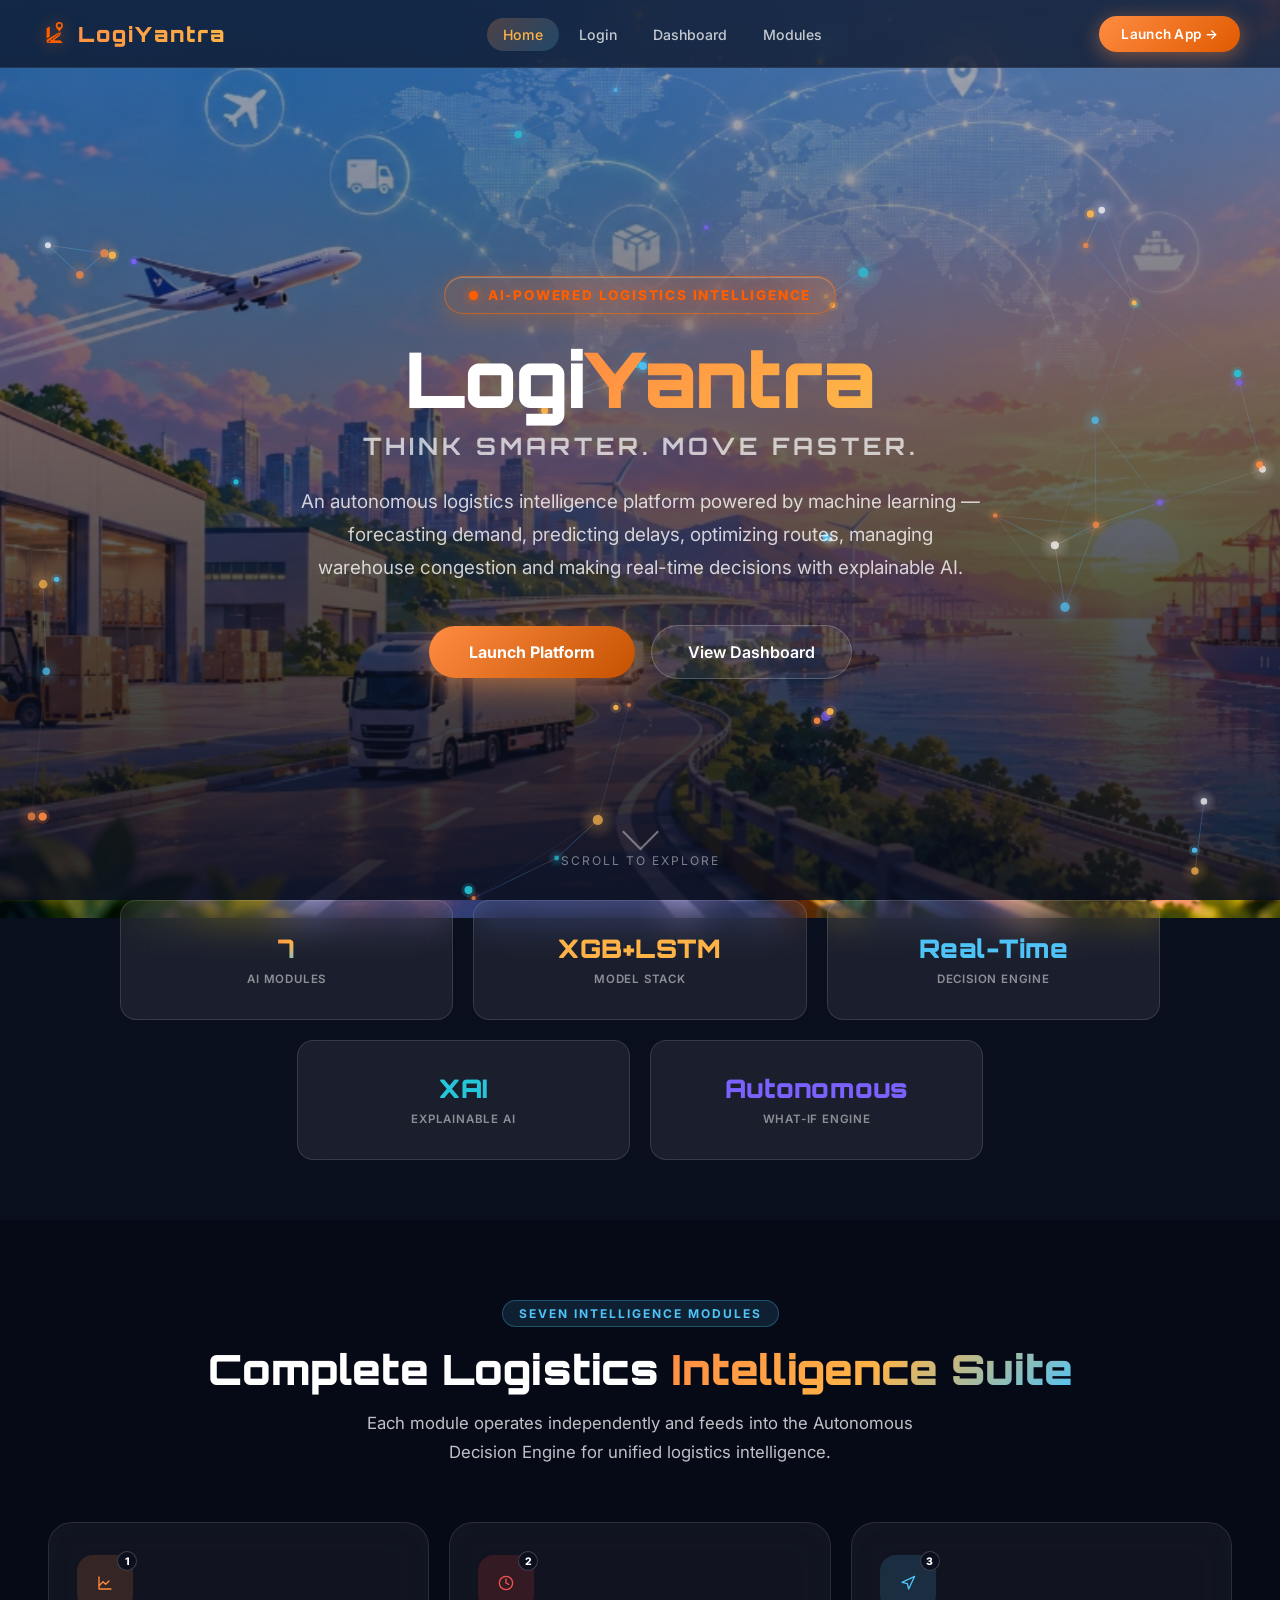
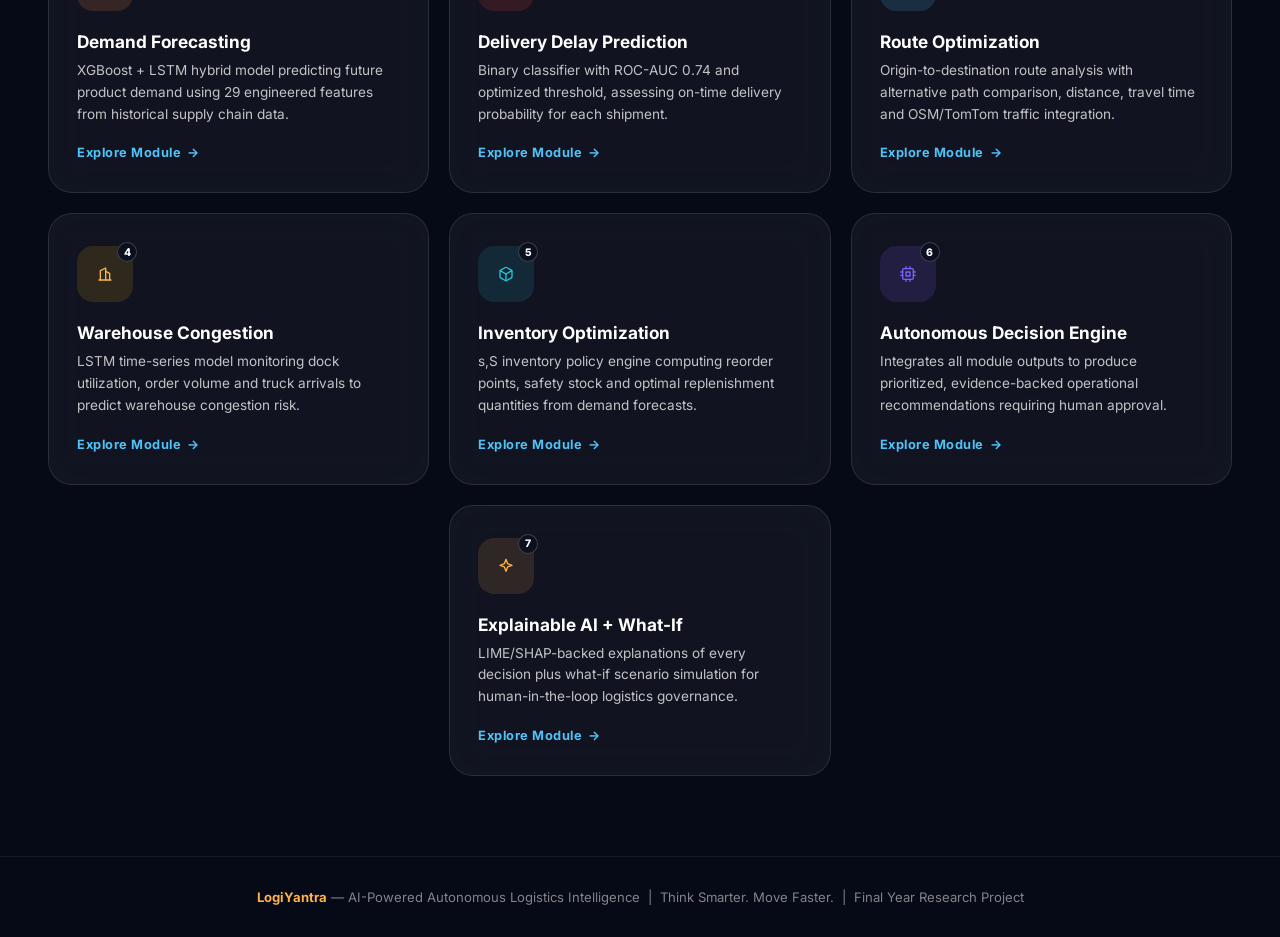
<file: frontend/index.html>
<!DOCTYPE html>
<html lang="en">
<head>
  <meta charset="UTF-8"/>
  <meta name="viewport" content="width=device-width, initial-scale=1.0"/>
  <title>LogiYantra — AI-Powered Autonomous Logistics Intelligence</title>
  <link rel="stylesheet" href="css/styles.css"/>
  <style>
    /* ===== LANDING-SPECIFIC STYLES ===== */

    /* Hero section with full-screen background image */
    .hero {
      position: relative;
      min-height: 100vh;
      display: flex;
      flex-direction: column;
      align-items: center;
      justify-content: center;
      text-align: center;
      overflow: hidden;
      padding: 115px 24px 70px;
      box-sizing: border-box;
    }

    /* Full-screen background image */
    .hero-bg {
      position: fixed;
      inset: 0;
      z-index: -2;
      background-image: url('assets/bg1.jpg');
      background-size: cover;
      background-position: center 35%;
      transform: scale(1.04);
      animation: kenBurns 20s ease-in-out infinite alternate;
    }
    @keyframes kenBurns {
      0%   { transform: scale(1.04) translate(0, 0); }
      100% { transform: scale(1.10) translate(-1%, 1%); }
    }

    /* Gradient overlay on top of background */
    .hero-overlay {
      position: fixed;
      inset: 0;
      z-index: -1;
      background: linear-gradient(
        180deg,
        rgba(5, 8, 20, 0.30) 0%,
        rgba(10, 15, 30, 0.55) 40%,
        rgba(10, 15, 30, 0.88) 100%
      );
    }

    /* Animated particles canvas */
    #particles {
      position: fixed;
      inset: 0;
      z-index: 0;
      pointer-events: none;
    }

    /* Hero content */
    .hero-content {
      position: relative;
      z-index: 10;
      max-width: 900px;
      padding: 0 24px;
      margin-top: 10px;
    }

    /* Pill badge above headline */
    .hero-pill {
      display: inline-flex;
      align-items: center;
      gap: 10px;
      padding: 10px 24px;
      border-radius: 50px;
      background: rgba(255, 106, 0, 0.16);
      backdrop-filter: blur(16px);
      -webkit-backdrop-filter: blur(16px);
      border: 1px solid rgba(255, 106, 0, 0.60);
      box-shadow: 0 6px 24px rgba(255, 106, 0, 0.28), inset 0 1px 0 rgba(255, 255, 255, 0.25);
      color: #FF5E00;
      font-size: 0.84rem;
      font-weight: 800;
      letter-spacing: 1.8px;
      text-transform: uppercase;
      margin-bottom: 24px;
      text-shadow: 0 0 12px rgba(255, 94, 0, 0.45);
      animation: fadeInDown 0.8s ease both;
      position: relative;
      z-index: 20;
    }
    .hero-pill span.dot {
      width: 9px; height: 9px;
      border-radius: 50%;
      background: #FF5E00;
      box-shadow: 0 0 10px #FF5E00;
      animation: pulse 1.8s infinite;
    }

    /* Main headline */
    .hero-title {
      font-family: 'Orbitron', sans-serif;
      font-size: clamp(2.4rem, 6vw, 5rem);
      font-weight: 900;
      line-height: 1.08;
      letter-spacing: -1px;
      color: #fff;
      margin-bottom: 10px;
      animation: fadeInUp 0.9s 0.15s ease both;
    }
    .hero-title .highlight {
      background: linear-gradient(135deg, var(--brand-orange) 0%, var(--brand-gold) 50%, var(--brand-sky) 100%);
      -webkit-background-clip: text;
      -webkit-text-fill-color: transparent;
      background-clip: text;
      background-size: 200% auto;
      animation: shimmer 4s linear infinite;
    }

    /* Tagline */
    .hero-tagline {
      font-family: 'Orbitron', sans-serif;
      font-size: clamp(1rem, 2.5vw, 1.5rem);
      font-weight: 700;
      color: rgba(255,255,255,0.70);
      letter-spacing: 4px;
      text-transform: uppercase;
      margin-bottom: 24px;
      animation: fadeInUp 0.9s 0.25s ease both;
    }

    /* Sub-description */
    .hero-desc {
      font-size: clamp(1rem, 2vw, 1.18rem);
      color: rgba(255,255,255,0.78);
      line-height: 1.75;
      max-width: 680px;
      margin: 0 auto 40px;
      animation: fadeInUp 0.9s 0.35s ease both;
    }

    /* CTA buttons row */
    .hero-actions {
      display: flex;
      align-items: center;
      justify-content: center;
      gap: 16px;
      flex-wrap: wrap;
      animation: fadeInUp 0.9s 0.45s ease both;
    }
    .btn-hero-primary {
      background: linear-gradient(135deg, var(--brand-orange), #c45200);
      color: #fff;
      padding: 16px 40px;
      font-size: 1rem;
      font-weight: 700;
      border-radius: 50px;
      border: none;
      cursor: pointer;
      text-decoration: none;
      display: inline-flex;
      align-items: center;
      gap: 10px;
      box-shadow: 0 6px 30px rgba(255,140,66,0.55);
      transition: all 0.3s ease;
      animation: glow 2.5s ease-in-out infinite;
    }
    .btn-hero-primary:hover {
      transform: translateY(-3px) scale(1.03);
      box-shadow: 0 12px 40px rgba(255,140,66,0.75);
    }
    .btn-hero-secondary {
      background: rgba(255,255,255,0.08);
      backdrop-filter: blur(14px);
      border: 1px solid rgba(255,255,255,0.22);
      color: #fff;
      padding: 16px 36px;
      font-size: 1rem;
      font-weight: 600;
      border-radius: 50px;
      cursor: pointer;
      text-decoration: none;
      display: inline-flex;
      align-items: center;
      gap: 10px;
      transition: all 0.3s ease;
    }
    .btn-hero-secondary:hover {
      background: rgba(255,255,255,0.16);
      transform: translateY(-3px);
      border-color: rgba(255,255,255,0.40);
    }

    /* Scroll indicator */
    .scroll-hint {
      position: absolute;
      bottom: 32px;
      left: 50%;
      transform: translateX(-50%);
      display: flex;
      flex-direction: column;
      align-items: center;
      gap: 8px;
      color: rgba(255,255,255,0.45);
      font-size: 0.75rem;
      letter-spacing: 2px;
      text-transform: uppercase;
      animation: fadeIn 2s 1.5s ease both;
    }
    .scroll-arrow {
      width: 26px; height: 26px;
      border-right: 2px solid rgba(255,255,255,0.40);
      border-bottom: 2px solid rgba(255,255,255,0.40);
      transform: rotate(45deg);
      animation: bounceDown 1.6s ease-in-out infinite;
    }
    @keyframes bounceDown {
      0%, 100% { transform: rotate(45deg) translateY(0); }
      50% { transform: rotate(45deg) translateY(6px); }
    }

    /* ===== STATS STRIP ===== */
    .stats-strip {
      position: relative;
      z-index: 10;
      padding: 0 24px 60px;
    }
    .stats-grid {
      display: grid;
      grid-template-columns: repeat(6, 1fr);
      gap: 20px;
      max-width: 1040px;
      margin: 0 auto;
    }
    .stats-grid .stat-card {
      padding: 24px 16px;
      border-radius: var(--radius-md);
      background: rgba(255,255,255,0.07);
      backdrop-filter: blur(18px);
      -webkit-backdrop-filter: blur(18px);
      border: 1px solid rgba(255,255,255,0.12);
      text-align: center;
      transition: all 0.35s ease;
      display: flex;
      flex-direction: column;
      align-items: center;
      justify-content: center;
      min-height: 120px;
      box-sizing: border-box;
      overflow: hidden;
    }
    /* Top row: 3 cards spanning 2 columns each (columns 1-2, 3-4, 5-6) */
    .stats-grid .stat-card:nth-child(1) {
      grid-column: span 2;
    }
    .stats-grid .stat-card:nth-child(2) {
      grid-column: span 2;
    }
    .stats-grid .stat-card:nth-child(3) {
      grid-column: span 2;
    }
    /* Bottom row: 2 cards centered (starts at col 2 spanning 2, then col 4 spanning 2) */
    /* This places the 4th card between 1st & 2nd, and 5th card between 2nd & 3rd! */
    .stats-grid .stat-card:nth-child(4) {
      grid-column: 2 / span 2;
    }
    .stats-grid .stat-card:nth-child(5) {
      grid-column: 4 / span 2;
    }

    .stats-grid .stat-card:hover {
      transform: translateY(-6px);
      background: rgba(255,255,255,0.12);
      border-color: var(--brand-orange);
    }
    .stats-grid .stat-value {
      font-family: 'Orbitron', sans-serif;
      font-size: clamp(1.15rem, 2vw, 1.65rem);
      font-weight: 900;
      line-height: 1.2;
      margin-bottom: 8px;
      white-space: nowrap;
      max-width: 100%;
      text-overflow: ellipsis;
      letter-spacing: 0.5px;
    }
    .stats-grid .stat-label {
      font-size: 0.72rem;
      color: var(--text-muted);
      font-weight: 600;
      letter-spacing: 0.8px;
      text-transform: uppercase;
      line-height: 1.3;
    }

    @media (max-width: 820px) {
      .stats-grid {
        grid-template-columns: repeat(2, 1fr);
        gap: 14px;
      }
      .stats-grid .stat-card:nth-child(1),
      .stats-grid .stat-card:nth-child(2),
      .stats-grid .stat-card:nth-child(3) {
        grid-column: span 1;
      }
      .stats-grid .stat-card:nth-child(4) {
        grid-column: span 1;
      }
      .stats-grid .stat-card:nth-child(5) {
        grid-column: 1 / -1;
        max-width: 320px;
        margin: 0 auto;
        width: 100%;
      }
    }
    @media (max-width: 520px) {
      .stats-grid {
        grid-template-columns: 1fr;
      }
      .stats-grid .stat-card:nth-child(n) {
        grid-column: auto;
      }
    }

    /* ===== MODULES SECTION ===== */
    .modules-section {
      position: relative;
      z-index: 10;
      padding: 80px 24px;
      background: rgba(5, 8, 20, 0.65);
      backdrop-filter: blur(4px);
    }
    .section-header {
      text-align: center;
      margin-bottom: 56px;
    }
    .section-label {
      display: inline-block;
      padding: 5px 16px;
      border-radius: 50px;
      background: rgba(79,195,247,0.12);
      border: 1px solid rgba(79,195,247,0.30);
      color: var(--brand-sky);
      font-size: 0.75rem;
      font-weight: 700;
      letter-spacing: 2px;
      text-transform: uppercase;
      margin-bottom: 16px;
    }
    .section-title {
      font-family: 'Orbitron', sans-serif;
      font-size: clamp(1.6rem, 4vw, 2.6rem);
      font-weight: 900;
      color: #fff;
      margin-bottom: 14px;
    }
    .section-desc {
      color: var(--text-secondary);
      font-size: 1.05rem;
      max-width: 600px;
      margin: 0 auto;
      line-height: 1.7;
    }

    /* Module cards grid */
    .modules-grid {
      display: grid;
      grid-template-columns: repeat(3, 1fr);
      gap: 20px;
      max-width: 1200px;
      margin: 0 auto;
    }
    /* Module 7 centered in the middle of the third row (column 2, directly beneath Module 5) */
    .modules-grid .module-card:nth-child(7) {
      grid-column: 2;
    }
    @media (max-width: 992px) {
      .modules-grid {
        grid-template-columns: repeat(2, 1fr);
      }
      .modules-grid .module-card:nth-child(7) {
        grid-column: 1 / -1;
        max-width: 480px;
        margin: 0 auto;
        width: 100%;
      }
    }
    @media (max-width: 640px) {
      .modules-grid {
        grid-template-columns: 1fr;
      }
      .modules-grid .module-card:nth-child(7) {
        grid-column: auto;
        max-width: 100%;
      }
    }
    .module-card {
      background: rgba(255,255,255,0.05);
      backdrop-filter: blur(18px);
      border: 1px solid rgba(255,255,255,0.10);
      border-radius: var(--radius-lg);
      padding: 32px 28px;
      cursor: pointer;
      text-decoration: none;
      color: inherit;
      display: block;
      transition: all 0.40s cubic-bezier(0.4, 0, 0.2, 1);
      position: relative;
      overflow: hidden;
    }
    .module-card::before {
      content: '';
      position: absolute;
      inset: 0;
      background: linear-gradient(135deg, var(--card-color-a, rgba(255,140,66,0.10)), transparent 70%);
      opacity: 0;
      transition: opacity 0.35s ease;
    }
    .module-card:hover { transform: translateY(-8px); border-color: rgba(255,255,255,0.22); box-shadow: 0 24px 60px rgba(0,0,0,0.45); }
    .module-card:hover::before { opacity: 1; }

    .module-icon {
      width: 56px; height: 56px;
      border-radius: 16px;
      display: flex; align-items: center; justify-content: center;
      font-size: 1.6rem;
      margin-bottom: 20px;
      position: relative;
    }
    .module-number {
      position: absolute;
      top: -4px; right: -4px;
      width: 20px; height: 20px;
      border-radius: 50%;
      background: rgba(10,15,30,0.90);
      border: 1px solid rgba(255,255,255,0.20);
      font-size: 0.65rem;
      font-weight: 800;
      color: #fff;
      display: flex; align-items: center; justify-content: center;
    }
    .module-title { font-size: 1.08rem; font-weight: 700; color: #fff; margin-bottom: 8px; }
    .module-desc  { font-size: 0.85rem; color: var(--text-secondary); line-height: 1.6; margin-bottom: 20px; }
    .module-link  { font-size: 0.80rem; font-weight: 700; color: var(--brand-sky); letter-spacing: 0.5px; display: flex; align-items: center; gap: 6px; }
    .module-link .arrow { transition: transform 0.25s ease; }
    .module-card:hover .module-link .arrow { transform: translateX(5px); }

    /* ===== FOOTER ===== */
    .footer {
      position: relative;
      z-index: 10;
      padding: 32px 24px;
      background: rgba(5, 8, 20, 0.80);
      border-top: 1px solid rgba(255,255,255,0.07);
      text-align: center;
      color: var(--text-muted);
      font-size: 0.82rem;
    }
    .footer strong { color: var(--brand-gold); }
  </style>
</head>
<body>

<!-- Background (fixed behind everything) -->
<div class="hero-bg"></div>
<div class="hero-overlay"></div>

<!-- Particle canvas -->
<canvas id="particles"></canvas>

<!-- ===== NAVBAR ===== -->
<nav class="navbar anim-fade-down">
  <a href="/" class="navbar-brand">
    <img src="assets/logiyantra_logo.png" alt="LogiYantra Logo" class="brand-logo-img">
    <span>Logi<span style="color:#4FC3F7">Yantra</span></span>
  </a>
  <ul class="navbar-nav">
    <li><a href="/" class="active">Home</a></li>
    <li><a href="/login.html">Login</a></li>
    <li><a href="/dashboard.html" onclick="handleAuthNav(event, '/dashboard.html')">Dashboard</a></li>
    <li><a href="/modules/module1.html" onclick="handleAuthNav(event, '/modules/module1.html')">Modules</a></li>
  </ul>
  <a href="/login.html" onclick="handleAuthNav(event, '/dashboard.html')" class="btn btn-primary" style="font-size:0.85rem;padding:10px 22px;">
    Launch App →
  </a>
</nav>

<!-- ===== HERO ===== -->
<section class="hero">
  <div class="hero-content">
    <div class="hero-pill">
      <span class="dot"></span>
      AI-Powered Logistics Intelligence
    </div>

    <h1 class="hero-title">
      Logi<span class="highlight">Yantra</span>
    </h1>
    <p class="hero-tagline">Think Smarter. Move Faster.</p>

    <p class="hero-desc">
      An autonomous logistics intelligence platform powered by machine learning —
      forecasting demand, predicting delays, optimizing routes, managing warehouse
      congestion and making real-time decisions with explainable AI.
    </p>

    <div class="hero-actions">
      <a href="/login.html" onclick="handleAuthNav(event, '/dashboard.html')" class="btn-hero-primary">
          Launch Platform
      </a>
      <a href="/dashboard.html" onclick="handleAuthNav(event, '/dashboard.html')" class="btn-hero-secondary">
          View Dashboard
      </a>
    </div>
  </div>

  <!-- Scroll hint -->
  <div class="scroll-hint">
    <div class="scroll-arrow"></div>
    Scroll to explore
  </div>
</section>

<!-- ===== STATS STRIP ===== -->
<div class="stats-strip">
  <div class="stats-grid">
    <div class="stat-card anim-fade-up delay-1">
      <div class="stat-value gradient-text">7</div>
      <div class="stat-label">AI Modules</div>
    </div>
    <div class="stat-card anim-fade-up delay-2">
      <div class="stat-value" style="color:var(--brand-gold)">XGB+LSTM</div>
      <div class="stat-label">Model Stack</div>
    </div>
    <div class="stat-card anim-fade-up delay-3">
      <div class="stat-value" style="color:var(--brand-sky)">Real-Time</div>
      <div class="stat-label">Decision Engine</div>
    </div>
    <div class="stat-card anim-fade-up delay-4">
      <div class="stat-value" style="color:var(--brand-teal)">XAI</div>
      <div class="stat-label">Explainable AI</div>
    </div>
    <div class="stat-card anim-fade-up delay-5">
      <div class="stat-value" style="color:var(--brand-purple)">Autonomous</div>
      <div class="stat-label">What-If Engine</div>
    </div>
  </div>
</div>

<!-- ===== MODULES SECTION ===== -->
<section class="modules-section">
  <div class="container">
    <div class="section-header">
      <div class="section-label">Seven Intelligence Modules</div>
      <h2 class="section-title">Complete Logistics <span class="gradient-text">Intelligence Suite</span></h2>
      <p class="section-desc">Each module operates independently and feeds into the Autonomous Decision Engine for unified logistics intelligence.</p>
    </div>

    <div class="modules-grid">

      <!-- Module 1 -->
      <a href="/modules/module1.html" onclick="handleAuthNav(event, '/modules/module1.html')" class="module-card anim-fade-up delay-1"
         style="--card-color-a: rgba(255,140,66,0.15)">
        <div class="module-icon" style="background:rgba(255,140,66,0.15);color:var(--brand-orange)">
          <svg class="nav-svg" viewBox="0 0 24 24"><path d="M3 3v18h18"/><path d="M18 9l-5 5-4-4-6 6"/></svg>
          <span class="module-number">1</span>
        </div>
        <div class="module-title">Demand Forecasting</div>
        <div class="module-desc">XGBoost + LSTM hybrid model predicting future product demand using 29 engineered features from historical supply chain data.</div>
        <div class="module-link">Explore Module <span class="arrow">→</span></div>
      </a>

      <!-- Module 2 -->
      <a href="/modules/module2.html" onclick="handleAuthNav(event, '/modules/module2.html')" class="module-card anim-fade-up delay-2"
         style="--card-color-a: rgba(244,67,54,0.15)">
        <div class="module-icon" style="background:rgba(244,67,54,0.15);color:#EF5350">
          <svg class="nav-svg" viewBox="0 0 24 24"><circle cx="12" cy="12" r="10"/><polyline points="12 6 12 12 16 14"/></svg>
          <span class="module-number">2</span>
        </div>
        <div class="module-title">Delivery Delay Prediction</div>
        <div class="module-desc">Binary classifier with ROC-AUC 0.74 and optimized threshold, assessing on-time delivery probability for each shipment.</div>
        <div class="module-link">Explore Module <span class="arrow">→</span></div>
      </a>

      <!-- Module 3 -->
      <a href="/modules/module3.html" onclick="handleAuthNav(event, '/modules/module3.html')" class="module-card anim-fade-up delay-3"
         style="--card-color-a: rgba(79,195,247,0.15)">
        <div class="module-icon" style="background:rgba(79,195,247,0.15);color:var(--brand-sky)">
          <svg class="nav-svg" viewBox="0 0 24 24"><polygon points="3 11 22 2 13 21 11 13 3 11"/></svg>
          <span class="module-number">3</span>
        </div>
        <div class="module-title">Route Optimization</div>
        <div class="module-desc">Origin-to-destination route analysis with alternative path comparison, distance, travel time and OSM/TomTom traffic integration.</div>
        <div class="module-link">Explore Module <span class="arrow">→</span></div>
      </a>

      <!-- Module 4 -->
      <a href="/modules/module4.html" onclick="handleAuthNav(event, '/modules/module4.html')" class="module-card anim-fade-up delay-4"
         style="--card-color-a: rgba(255,193,7,0.12)">
        <div class="module-icon" style="background:rgba(255,193,7,0.12);color:var(--brand-gold)">
          <svg class="nav-svg" viewBox="0 0 24 24"><path d="M3 21h18"/><path d="M5 21V7l8-4v18"/><path d="M19 21V11l-6-3"/></svg>
          <span class="module-number">4</span>
        </div>
        <div class="module-title">Warehouse Congestion</div>
        <div class="module-desc">LSTM time-series model monitoring dock utilization, order volume and truck arrivals to predict warehouse congestion risk.</div>
        <div class="module-link">Explore Module <span class="arrow">→</span></div>
      </a>

      <!-- Module 5 -->
      <a href="/modules/module5.html" onclick="handleAuthNav(event, '/modules/module5.html')" class="module-card anim-fade-up delay-5"
         style="--card-color-a: rgba(38,198,218,0.12)">
        <div class="module-icon" style="background:rgba(38,198,218,0.12);color:var(--brand-teal)">
          <svg class="nav-svg" viewBox="0 0 24 24"><path d="M21 16V8a2 2 0 0 0-1-1.73l-7-4a2 2 0 0 0-2 0l-7 4A2 2 0 0 0 3 8v8a2 2 0 0 0 1 1.73l7 4a2 2 0 0 0 2 0l7-4A2 2 0 0 0 21 16z"/><polyline points="3.27 6.96 12 12.01 20.73 6.96"/><line x1="12" y1="22.08" x2="12" y2="12"/></svg>
          <span class="module-number">5</span>
        </div>
        <div class="module-title">Inventory Optimization</div>
        <div class="module-desc">s,S inventory policy engine computing reorder points, safety stock and optimal replenishment quantities from demand forecasts.</div>
        <div class="module-link">Explore Module <span class="arrow">→</span></div>
      </a>

      <!-- Module 6 -->
      <a href="/modules/module6.html" onclick="handleAuthNav(event, '/modules/module6.html')" class="module-card anim-fade-up delay-1"
         style="--card-color-a: rgba(123,97,255,0.15)">
        <div class="module-icon" style="background:rgba(123,97,255,0.15);color:var(--brand-purple)">
          <svg class="nav-svg" viewBox="0 0 24 24"><rect x="4" y="4" width="16" height="16" rx="2"/><rect x="9" y="9" width="6" height="6"/><line x1="9" y1="1" x2="9" y2="4"/><line x1="15" y1="1" x2="15" y2="4"/><line x1="9" y1="20" x2="9" y2="23"/><line x1="15" y1="20" x2="15" y2="23"/><line x1="20" y1="9" x2="23" y2="9"/><line x1="20" y1="14" x2="23" y2="14"/><line x1="1" y1="9" x2="4" y2="9"/><line x1="1" y1="14" x2="4" y2="14"/></svg>
          <span class="module-number">6</span>
        </div>
        <div class="module-title">Autonomous Decision Engine</div>
        <div class="module-desc">Integrates all module outputs to produce prioritized, evidence-backed operational recommendations requiring human approval.</div>
        <div class="module-link">Explore Module <span class="arrow">→</span></div>
      </a>

      <!-- Module 7 -->
      <a href="/modules/module7.html" onclick="handleAuthNav(event, '/modules/module7.html')" class="module-card anim-fade-up delay-2"
         style="--card-color-a: rgba(255,183,77,0.12)">
        <div class="module-icon" style="background:rgba(255,183,77,0.12);color:var(--brand-gold)">
          <svg class="nav-svg" viewBox="0 0 24 24"><path d="M12 2L14.4 8.6L21 11L14.4 13.4L12 20L9.6 13.4L3 11L9.6 8.6L12 2Z"/></svg>
          <span class="module-number">7</span>
        </div>
        <div class="module-title">Explainable AI + What-If</div>
        <div class="module-desc">LIME/SHAP-backed explanations of every decision plus what-if scenario simulation for human-in-the-loop logistics governance.</div>
        <div class="module-link">Explore Module <span class="arrow">→</span></div>
      </a>

    </div><!-- /modules-grid -->
  </div><!-- /container -->
</section>

<!-- ===== FOOTER ===== -->
<footer class="footer">
  <strong>LogiYantra</strong> — AI-Powered Autonomous Logistics Intelligence &nbsp;|&nbsp;
  Think Smarter. Move Faster. &nbsp;|&nbsp; Final Year Research Project
</footer>

<script src="js/landing-bg.js"></script>
<script>
  // Authentication Guard for Landing Page Links
  function handleAuthNav(e, targetUrl) {
    if (e && e.preventDefault) e.preventDefault();
    try {
      const user = JSON.parse(localStorage.getItem('ly_user') || '{}');
      if (user && user.name) {
        window.location.href = targetUrl;
        return;
      }
    } catch (err) {}
    // Not logged in -> set return target and direct to login page
    sessionStorage.setItem('ly_return_to', targetUrl);
    window.location.href = '/login.html';
  }
</script>
</body>
</html>
</file>
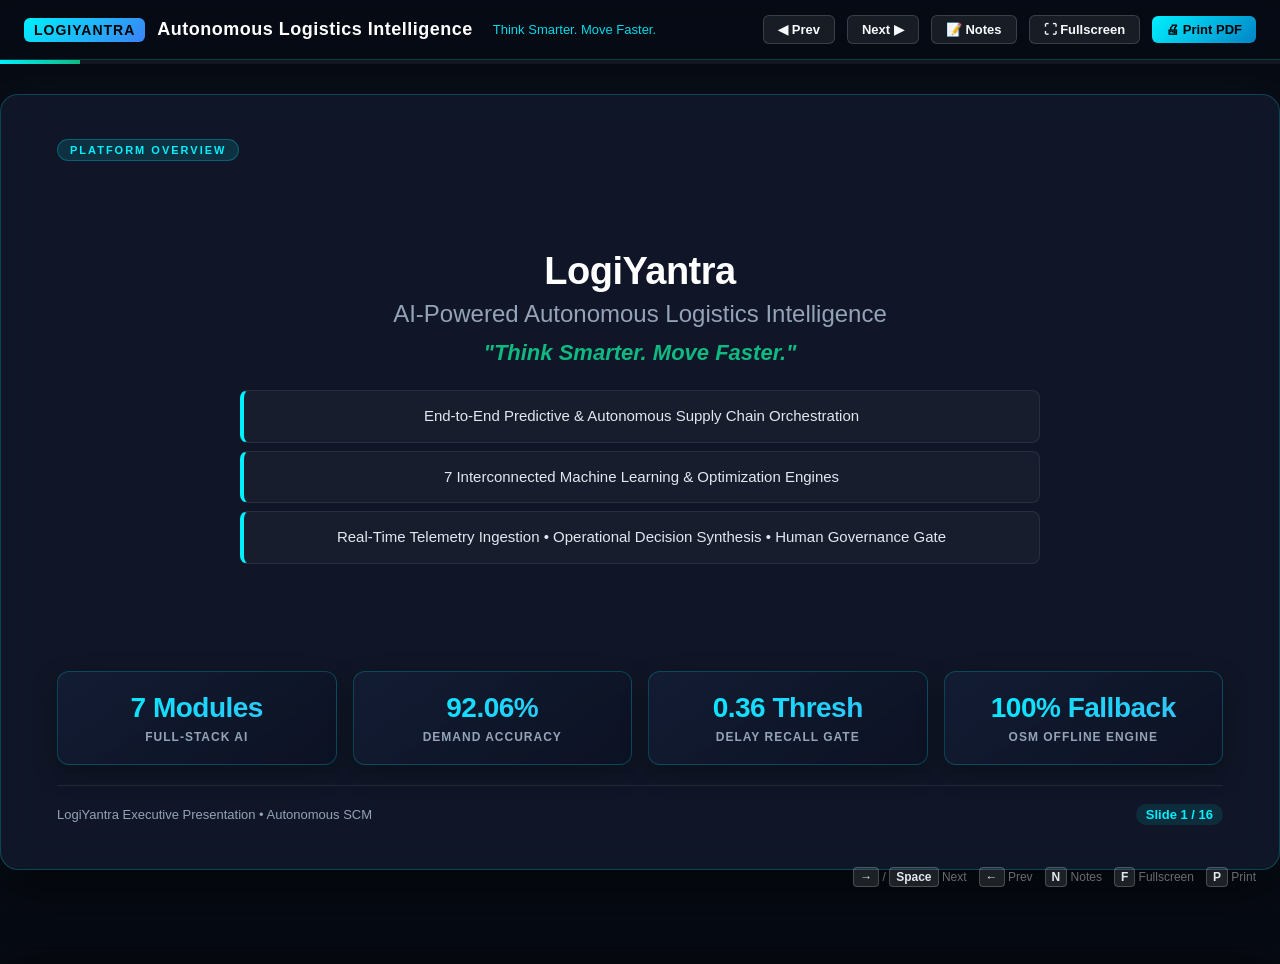
<file: LogiYantra_Presentation.html>
<!DOCTYPE html>
<html lang="en">
<head>
  <meta charset="UTF-8">
  <meta name="viewport" content="width=device-width, initial-scale=1.0">
  <title>LogiYantra — Autonomous Logistics Intelligence Presentation</title>
  <style>
    :root {
      --bg-dark: #070b14;
      --bg-card: rgba(18, 25, 43, 0.85);
      --bg-card-hover: rgba(26, 36, 62, 0.95);
      --border-color: rgba(0, 240, 255, 0.22);
      --accent-cyan: #00f0ff;
      --accent-emerald: #10b981;
      --accent-amber: #f59e0b;
      --accent-rose: #f43f5e;
      --accent-blue: #3b82f6;
      --text-main: #f8fafc;
      --text-muted: #94a3b8;
      --font-family: -apple-system, BlinkMacSystemFont, 'Segoe UI', Roboto, Helvetica, Arial, sans-serif;
    }

    * {
      margin: 0;
      padding: 0;
      box-sizing: border-box;
    }

    body {
      font-family: var(--font-family);
      background-color: var(--bg-dark);
      color: var(--text-main);
      overflow: hidden;
      width: 100vw;
      height: 100vh;
      user-select: none;
    }

    /* Presentation Header & Controls */
    .pres-header {
      position: fixed;
      top: 0;
      left: 0;
      right: 0;
      height: 60px;
      padding: 0 24px;
      display: flex;
      align-items: center;
      justify-content: space-between;
      background: rgba(7, 11, 20, 0.85);
      backdrop-filter: blur(12px);
      border-bottom: 1px solid var(--border-color);
      z-index: 100;
    }

    .logo-container {
      display: flex;
      align-items: center;
      gap: 12px;
    }

    .logo-badge {
      background: linear-gradient(135deg, var(--accent-cyan), var(--accent-blue));
      color: #000;
      font-weight: 800;
      font-size: 14px;
      padding: 4px 10px;
      border-radius: 6px;
      letter-spacing: 1px;
    }

    .platform-title {
      font-weight: 700;
      font-size: 18px;
      letter-spacing: 0.5px;
      color: #fff;
    }

    .platform-tagline {
      font-size: 13px;
      color: var(--accent-cyan);
      margin-left: 8px;
      font-weight: 500;
      opacity: 0.9;
    }

    .controls {
      display: flex;
      align-items: center;
      gap: 12px;
    }

    .btn {
      background: rgba(255, 255, 255, 0.08);
      border: 1px solid rgba(255, 255, 255, 0.15);
      color: var(--text-main);
      padding: 6px 14px;
      border-radius: 6px;
      cursor: pointer;
      font-size: 13px;
      font-weight: 600;
      transition: all 0.2s ease;
      display: flex;
      align-items: center;
      gap: 6px;
    }

    .btn:hover {
      background: rgba(0, 240, 255, 0.15);
      border-color: var(--accent-cyan);
      color: var(--accent-cyan);
    }

    .btn-primary {
      background: linear-gradient(135deg, #00f0ff 0%, #0284c7 100%);
      color: #000;
      border: none;
    }

    .btn-primary:hover {
      box-shadow: 0 0 16px rgba(0, 240, 255, 0.4);
      color: #000;
    }

    /* Progress Bar */
    .progress-bar-container {
      position: fixed;
      top: 60px;
      left: 0;
      right: 0;
      height: 4px;
      background: rgba(255, 255, 255, 0.05);
      z-index: 101;
    }

    .progress-bar {
      height: 100%;
      width: 0%;
      background: linear-gradient(90deg, var(--accent-cyan), var(--accent-emerald));
      transition: width 0.3s cubic-bezier(0.4, 0, 0.2, 1);
    }

    /* Main Deck Viewport */
    .deck-viewport {
      position: relative;
      width: 100vw;
      height: calc(100vh - 64px);
      margin-top: 64px;
      display: flex;
      align-items: center;
      justify-content: center;
      padding: 30px;
    }

    .slide-wrapper {
      position: absolute;
      width: 100%;
      max-width: 1340px;
      height: calc(100vh - 124px);
      max-height: 820px;
      background: var(--bg-card);
      backdrop-filter: blur(20px);
      border: 1px solid var(--border-color);
      border-radius: 18px;
      padding: 44px 56px;
      box-shadow: 0 20px 50px rgba(0, 0, 0, 0.6), 0 0 40px rgba(0, 240, 255, 0.05);
      display: flex;
      flex-direction: column;
      justify-content: space-between;
      opacity: 0;
      pointer-events: none;
      transform: translateY(20px) scale(0.98);
      transition: opacity 0.4s ease, transform 0.4s cubic-bezier(0.2, 0.9, 0.3, 1);
    }

    .slide-wrapper.active {
      opacity: 1;
      pointer-events: auto;
      transform: translateY(0) scale(1);
    }

    /* Slide Content Typography */
    .slide-tag {
      display: inline-block;
      font-size: 11px;
      text-transform: uppercase;
      font-weight: 800;
      letter-spacing: 2px;
      color: var(--accent-cyan);
      background: rgba(0, 240, 255, 0.12);
      border: 1px solid rgba(0, 240, 255, 0.25);
      padding: 4px 12px;
      border-radius: 20px;
      margin-bottom: 12px;
      width: fit-content;
    }

    .slide-title {
      font-size: 38px;
      font-weight: 800;
      line-height: 1.15;
      color: #fff;
      letter-spacing: -0.5px;
      margin-bottom: 6px;
    }

    .slide-subtitle {
      font-size: 18px;
      font-weight: 500;
      color: var(--text-muted);
      margin-bottom: 24px;
    }

    /* Main Grid Layout */
    .content-grid {
      display: grid;
      grid-template-columns: 1.6fr 1fr;
      gap: 36px;
      align-items: stretch;
      flex: 1;
      margin: 12px 0 20px 0;
    }

    .bullets-box {
      display: flex;
      flex-direction: column;
      gap: 14px;
      justify-content: center;
    }

    .bullet-card {
      background: rgba(255, 255, 255, 0.03);
      border: 1px solid rgba(255, 255, 255, 0.08);
      border-left: 4px solid var(--accent-cyan);
      border-radius: 8px;
      padding: 14px 18px;
      font-size: 15px;
      line-height: 1.5;
      color: #e2e8f0;
      transition: all 0.2s ease;
    }

    .bullet-card:hover {
      background: rgba(255, 255, 255, 0.06);
      transform: translateX(4px);
    }

    .metrics-box {
      display: grid;
      grid-template-columns: 1fr 1fr;
      gap: 16px;
      align-content: center;
    }

    .metric-card {
      background: linear-gradient(145deg, rgba(20, 30, 55, 0.8), rgba(12, 18, 35, 0.95));
      border: 1px solid var(--border-color);
      border-radius: 12px;
      padding: 20px 16px;
      text-align: center;
      display: flex;
      flex-direction: column;
      justify-content: center;
      box-shadow: 0 8px 24px rgba(0, 0, 0, 0.3);
      transition: transform 0.2s ease, border-color 0.2s ease;
    }

    .metric-card:hover {
      transform: translateY(-3px);
      border-color: var(--accent-cyan);
    }

    .metric-value {
      font-size: 28px;
      font-weight: 800;
      background: linear-gradient(135deg, #00f0ff, #38bdf8);
      -webkit-background-clip: text;
      -webkit-text-fill-color: transparent;
      margin-bottom: 6px;
      letter-spacing: -0.5px;
    }

    .metric-label {
      font-size: 12px;
      font-weight: 600;
      text-transform: uppercase;
      letter-spacing: 1px;
      color: var(--text-muted);
    }

    /* Title Slide Specifics */
    .title-slide {
      text-align: center;
      align-items: center;
      justify-content: center;
      gap: 20px;
    }

    .title-hero-tag {
      font-size: 13px;
      letter-spacing: 3px;
      font-weight: 800;
      color: var(--accent-cyan);
      background: rgba(0, 240, 255, 0.1);
      border: 1px solid var(--accent-cyan);
      padding: 6px 18px;
      border-radius: 30px;
    }

    .title-slide .slide-title {
      font-size: 64px;
      letter-spacing: -1.5px;
      margin: 10px 0;
      background: linear-gradient(135deg, #ffffff 40%, var(--accent-cyan) 100%);
      -webkit-background-clip: text;
      -webkit-text-fill-color: transparent;
    }

    .title-quote {
      font-size: 22px;
      font-weight: 600;
      font-style: italic;
      color: var(--accent-emerald);
      margin-bottom: 24px;
    }

    /* Slide Footer */
    .slide-footer {
      display: flex;
      align-items: center;
      justify-content: space-between;
      padding-top: 18px;
      border-top: 1px solid rgba(255, 255, 255, 0.08);
      font-size: 13px;
      color: var(--text-muted);
    }

    .slide-counter {
      font-weight: 700;
      color: var(--accent-cyan);
      background: rgba(0, 240, 255, 0.1);
      padding: 3px 10px;
      border-radius: 12px;
    }

    /* Speaker Notes Drawer */
    .notes-drawer {
      position: fixed;
      bottom: -300px;
      left: 0;
      right: 0;
      height: 220px;
      background: rgba(10, 16, 28, 0.98);
      backdrop-filter: blur(20px);
      border-top: 2px solid var(--accent-cyan);
      padding: 20px 32px;
      box-shadow: 0 -10px 40px rgba(0, 0, 0, 0.8);
      transition: bottom 0.3s cubic-bezier(0.2, 0.9, 0.3, 1);
      z-index: 150;
      display: flex;
      flex-direction: column;
    }

    .notes-drawer.open {
      bottom: 0;
    }

    .notes-title {
      font-size: 14px;
      font-weight: 700;
      text-transform: uppercase;
      letter-spacing: 1.5px;
      color: var(--accent-cyan);
      margin-bottom: 8px;
      display: flex;
      align-items: center;
      justify-content: space-between;
    }

    .notes-body {
      font-size: 15px;
      line-height: 1.6;
      color: #cbd5e1;
      overflow-y: auto;
    }

    /* Keyboard Shortcuts Modal / Indicator */
    .key-hint {
      position: fixed;
      bottom: 16px;
      right: 24px;
      font-size: 12px;
      color: rgba(255, 255, 255, 0.4);
      z-index: 90;
      display: flex;
      gap: 12px;
    }

    kbd {
      background: rgba(255, 255, 255, 0.1);
      border: 1px solid rgba(255, 255, 255, 0.2);
      border-radius: 4px;
      padding: 2px 6px;
      font-family: inherit;
      color: #e2e8f0;
      font-weight: 600;
    }

    /* Print to PDF Layout */
    @media print {
      body {
        overflow: visible;
        background: #000;
      }
      .pres-header, .progress-bar-container, .notes-drawer, .key-hint {
        display: none !important;
      }
      .deck-viewport {
        margin-top: 0;
        padding: 0;
        height: auto;
        display: block;
      }
      .slide-wrapper {
        position: relative !important;
        opacity: 1 !important;
        pointer-events: auto !important;
        transform: none !important;
        page-break-after: always;
        height: 100vh !important;
        max-height: none !important;
        border: none !important;
        border-radius: 0 !important;
      }
    }
  </style>
</head>
<body>

  <!-- Header -->
  <header class="pres-header">
    <div class="logo-container">
      <span class="logo-badge">LOGIYANTRA</span>
      <span class="platform-title">Autonomous Logistics Intelligence</span>
      <span class="platform-tagline">Think Smarter. Move Faster.</span>
    </div>

    <div class="controls">
      <button class="btn" id="prevBtn" title="Previous Slide (Left Arrow)">◀ Prev</button>
      <button class="btn" id="nextBtn" title="Next Slide (Right Arrow / Space)">Next ▶</button>
      <button class="btn" id="notesBtn" title="Toggle Speaker Notes (N)">📝 Notes</button>
      <button class="btn" id="fullBtn" title="Toggle Fullscreen (F)">⛶ Fullscreen</button>
      <button class="btn btn-primary" onclick="window.print()" title="Print / Save as PDF (P)">🖨 Print PDF</button>
    </div>
  </header>

  <!-- Progress Bar -->
  <div class="progress-bar-container">
    <div class="progress-bar" id="progressBar"></div>
  </div>

  <!-- Deck Viewport -->
  <main class="deck-viewport" id="viewport">
    <!-- Slides rendered dynamically via JS -->
  </main>

  <!-- Speaker Notes Drawer -->
  <div class="notes-drawer" id="notesDrawer">
    <div class="notes-title">
      <span>🎙️ SPEAKER NOTES & TALKING POINTS</span>
      <span style="cursor:pointer;" onclick="toggleNotes()">✕ CLOSE</span>
    </div>
    <div class="notes-body" id="notesContent"></div>
  </div>

  <!-- Key Hints -->
  <div class="key-hint">
    <span><kbd>→</kbd> / <kbd>Space</kbd> Next</span>
    <span><kbd>←</kbd> Prev</span>
    <span><kbd>N</kbd> Notes</span>
    <span><kbd>F</kbd> Fullscreen</span>
    <span><kbd>P</kbd> Print</span>
  </div>

  <script>
    const slides = [{"num": 1, "type": "title", "tag": "PLATFORM OVERVIEW", "title": "LogiYantra", "subtitle": "AI-Powered Autonomous Logistics Intelligence", "quote": "\"Think Smarter. Move Faster.\"", "bullets": ["End-to-End Predictive & Autonomous Supply Chain Orchestration", "7 Interconnected Machine Learning & Optimization Engines", "Real-Time Telemetry Ingestion \u2022 Operational Decision Synthesis \u2022 Human Governance Gate"], "metrics": [{"value": "7 Modules", "label": "Full-Stack AI"}, {"value": "92.06%", "label": "Demand Accuracy"}, {"value": "0.36 Thresh", "label": "Delay Recall Gate"}, {"value": "100% Fallback", "label": "OSM Offline Engine"}], "notes": "Introduce LogiYantra as an enterprise-grade autonomous logistics intelligence platform. Highlight the shift from reactive supply chain firefighting to proactive, multi-model AI synthesis."}, {"num": 2, "type": "content", "tag": "INDUSTRY CHALLENGE", "title": "The $1.7T Global Supply Chain Crisis", "subtitle": "Why Modern Logistics Systems Fail Under Volatility", "bullets": ["Demand Volatility & Bullwhip Effect: Flawed inventory projections lead to either catastrophic stockouts or high carrying costs.", "Transit Blindspots & Carrier SLA Violations: Unforeseen transit delays cascade into factory shutdowns and missed customer commitments.", "Warehouse Bottlenecks & Demurrage Charges: Inefficient dock scheduling leads to yard gridlock and steep carrier detention fines.", "Siloed Operational Decision-Making: Route planners, warehouse managers, and procurement teams operate in isolated data silos."], "metrics": [{"value": "$1.7 Trillion", "label": "Global Disruption Loss/Yr"}, {"value": "43%", "label": "Shipments Experience Delays"}, {"value": "3.5x Cost", "label": "Emergency Expedited Freight"}, {"value": "89%", "label": "Managers Lack End-to-End Visibility"}], "notes": "Emphasize that supply chains are interconnected networks. Point out that traditional enterprise systems (ERP/WMS) only record history; they fail to predict and autonomously harmonize actions."}, {"num": 3, "type": "content", "tag": "SOLUTION PARADIGM", "title": "The LogiYantra Paradigm Shift", "subtitle": "From Reactive Firefighting to Autonomous Intelligence", "bullets": ["Continuous Multi-Model Forecasting: Deep sequence models (LSTM) and gradient boosting (XGBoost) predict issues hours and days in advance.", "Physical Road & Yard Graph Topology: OpenStreetMap road networks and live sensor telemetry feed real-time routing engines.", "Mathematical Policy Solvers: Dynamic stochastic safety stock and reorder point algorithms adapt continuously to demand shifts.", "Autonomous Synthesis with Human Governance: High-confidence directives are auto-dispatched, while critical interventions require operator sign-off."], "metrics": [{"value": "Self-Predicting", "label": "Continuous ML Models"}, {"value": "Self-Optimizing", "label": "Dynamic ROP & Routing"}, {"value": "Transparent", "label": "SHAP Explainability"}, {"value": "Human-Gated", "label": "Enterprise Governance"}], "notes": "Walk through the four core pillars of LogiYantra: Continuous prediction, physical network awareness, mathematical optimization, and safe enterprise governance."}, {"num": 4, "type": "architecture", "tag": "SYSTEM ARCHITECTURE", "title": "Unified 3-Tier Microservice Pipeline", "subtitle": "Decoupled Data, Analytical Engine, and Autonomous Execution", "bullets": ["Tier 1: Telemetry & Ingestion: Walmart Sales POS, DataCo Supply Chain, OSM Road Graph, IoT Yard Telemetry, TomTom Live Flow API.", "Tier 2: Multi-Model ML & Optimization: Demand Regressor, Delay Classifier, Graph Optimizer, Yard Congestion LSTM, Stochastic Inventory Engine, Cross-Module Policy Synthesizer, SHAP Explainer.", "Tier 3: Operator Interface & Action Dispatch: Multipage Glassmorphism Workbench, Interactive Leaflet Route Overlays, AI Logistics Chatbot, Automated Webhook Dispatch."], "metrics": [{"value": "REST API", "label": "Flask Microservices"}, {"value": "Lazy Load", "label": "Zero Startup Spike"}, {"value": "Offline-First", "label": "Deterministic Fallbacks"}, {"value": "Glassmorphism", "label": "Operator Workbench"}], "notes": "Showcase the architecture diagram. Explain how data flows bottom-up from edge telemetry into specialized machine learning microservices, synthesized by Module 6."}, {"num": 5, "type": "module", "tag": "MODULE 1", "title": "Module 1: Demand Forecasting Engine", "subtitle": "Multi-Horizon Sales Prediction via XGBoost & LSTM", "bullets": ["Business Goal: Eliminate stockouts and reduce overstocking across distributed retail fulfillment centers.", "Dataset & Benchmark: Walmart Weekly Sales benchmark dataset across 45 stores and 81 departments.", "Feature Engineering (29 Features): 7/14/30-day lag features, rolling moving averages, CPI, fuel price, temperature index, holiday markdowns.", "Model Performance: XGBoost Regressor achieves RMSE of 2,611.80 and Weighted Absolute Percentage Error (WAPE) of 7.94% (92.06% accuracy)."], "metrics": [{"value": "7.94%", "label": "WAPE Error Rate"}, {"value": "29 Features", "label": "Engineered Signals"}, {"value": "XGB + LSTM", "label": "Ensemble Forecasting"}, {"value": "Daily/Weekly", "label": "Dynamic Horizon"}], "notes": "Highlight Module 1's precision. 7.94% WAPE is industry-leading. Note how forecast_daily_demand feeds directly into Module 5's inventory equations."}, {"num": 6, "type": "module", "tag": "MODULE 2", "title": "Module 2: Delivery Delay Risk Prediction", "subtitle": "High-Recall XGBoost Classifier on Global Transit Networks", "bullets": ["Business Goal: Identify delayed shipments before they fail delivery SLAs, enabling proactive rerouting or carrier intervention.", "Dataset: DataCo Global Supply Chain dataset encompassing 180,000+ orders across multi-modal shipping lines.", "High-Dimensional Feature Space: 5,567 one-hot and numerical features spanning origin-destination ports, shipping modes, customer geography, and order traits.", "Technical Breakthrough: Calibrated decision threshold at 0.36 prioritizing recall (ROC-AUC: 0.7453, PR-AUC: 0.8151) using custom byte-slice UBJSON artifact loading."], "metrics": [{"value": "0.7453", "label": "ROC-AUC"}, {"value": "0.8151", "label": "PR-AUC"}, {"value": "0.36", "label": "Calibrated Threshold"}, {"value": "5,567", "label": "Input Features"}], "notes": "Explain why 0.36 threshold is superior to default 0.5: In supply chains, false negatives (unpredicted delays) cost 10x more than false positives (early warnings)."}, {"num": 7, "type": "module", "tag": "MODULE 3", "title": "Module 3: Dynamic Route & Traffic Optimization", "subtitle": "OSMnx Graph Physics with TomTom Live Traffic Integration", "bullets": ["Business Goal: Compute optimal multi-criteria transit paths minimizing travel time, fuel burn, and traffic exposure.", "Road Graph Engine: OpenStreetMap road network graph parsed via OSMnx & NetworkX, calculating exact topological shortest paths.", "Live Traffic & Incident Fusion: Real-time TomTom Flow & Incident APIs with automated fallback to OSM Free-Flow physical speed tables when API keys are absent.", "Candidate Route Synthesis: Compares multiple Pareto-optimal routes (Fastest, Shortest, Balanced) with live distance, ETA, and congestion heatmap overlays."], "metrics": [{"value": "OSMnx", "label": "Topological Graph"}, {"value": "Dijkstra & A*", "label": "Candidate Routing"}, {"value": "Live API", "label": "TomTom Flow & Incidents"}, {"value": "Zero Failure", "label": "Static Fallback Engine"}], "notes": "Demonstrate the dual-engine capability: Works seamlessly with live TomTom traffic, but gracefully degrades to OSM graph physics if offline."}, {"num": 8, "type": "module", "tag": "MODULE 4", "title": "Module 4: Warehouse Congestion Forecasting", "subtitle": "Deep Sequence Modeling for Yard & Dock Capacity Prediction", "bullets": ["Business Goal: Forecast warehouse and loading dock gridlock 2 to 4 hours in advance to avert driver detention penalties.", "Sequence Architecture: Bidirectional LSTM Recurrent Neural Network operating on a rolling 12-hour temporal sequence window.", "8 Yard Telemetry Variables: Inbound truck count, active dock bay occupancy %, staging density, forklift utilization, worker headcount, throughput pallets/hr.", "Model Performance: Test ROC-AUC of 0.837 and 76.6% accuracy, outputting congestion probabilities that trigger dock rescheduling."], "metrics": [{"value": "0.837", "label": "ROC-AUC Score"}, {"value": "76.6%", "label": "Classification Accuracy"}, {"value": "12 Timesteps", "label": "Sequence Memory"}, {"value": "2-4 Hours", "label": "Lead-Time Warning"}], "notes": "Walk through the physical features: Trucks, docks, staging areas. Highlight how early warnings allow operators to stagger incoming freight."}, {"num": 9, "type": "module", "tag": "MODULE 5", "title": "Module 5: Autonomous Inventory Optimization", "subtitle": "Stochastic Reorder Points, Safety Stock & EOQ Batching", "bullets": ["Business Goal: Maintain 98%+ customer service levels while minimizing tied-up capital and warehouse storage space.", "Dynamic Reorder Point (ROP): ROP = (Lead Time x Daily Demand) + Safety Stock, dynamically adjusting to Module 1 forecasts.", "Stochastic Safety Stock (SS): Calculated using SS = Z x sigma x sqrt(L), capturing supplier lead-time variance and demand volatility.", "Autonomous Batching & Status: Normalizes reorders to supplier master pack sizes; flags inventory health as HEALTHY, REPLENISH, or CRITICAL_REPLENISH."], "metrics": [{"value": "Dynamic ROP", "label": "Lead-Time Adaptive"}, {"value": "98% SLA", "label": "Z = 2.05 Factor"}, {"value": "Pack Sizing", "label": "Supplier Batch Match"}, {"value": "3 Health States", "label": "Tri-Color Risk Engine"}], "notes": "Show the mathematical formulation. Clarify that Module 5 receives demand directly from Module 1, creating a closed-loop forecasting-replenishment bridge."}, {"num": 10, "type": "module", "tag": "MODULE 6", "title": "Module 6: Autonomous Operational Decision Engine", "subtitle": "Cross-Functional Policy Synthesis & Action Dispatch", "bullets": ["Business Goal: Synthesize isolated predictions into prioritized, unambiguous operational directives.", "Cross-Module Policy Matrix: Evaluates simultaneous inputs: Demand spikes (M1), Carrier delay risks (M2), Dock congestion (M4), Stock criticality (M5).", "Discrete Action Triggers: Automatically generates directives: REROUTE_SHIPMENT, EXPEDITE_ORDER, RESCHEDULE_DOCK_SLOT, BUFFER_STOCK_SURGE.", "Enterprise Governance Gate: Classifies actions by risk level; executes routine actions automatically while requiring human approval for high-cost overrides."], "metrics": [{"value": "Unified Brain", "label": "4-Module Synthesis"}, {"value": "Ranked Actions", "label": "Priority Queue"}, {"value": "Human-in-Loop", "label": "Safety Governance"}, {"value": "Audit Trail", "label": "Transparent Reasons"}], "notes": "Module 6 is the cognitive core of LogiYantra. It turns numbers into operational actions. Explain the human-in-the-loop safety protocol."}, {"num": 11, "type": "module", "tag": "MODULE 7", "title": "Module 7: Explainability & What-If Simulation", "subtitle": "SHAP TreeExplainer & Interactive Counterfactual Engine", "bullets": ["Business Goal: Provide complete transparency for AI recommendations and enable risk-free scenario testing for planners.", "SHAP Feature Attributions: Utilizes Shapley Additive exPlanations to decompose individual model predictions into exact feature contributions.", "Transparent Heuristic Risk Engine: Normalizes composite risk across lead time, congestion, and demand with explicit weighting.", "Counterfactual What-If Sandbox: Allows operators to simulate disruptions (e.g. +30% demand surge, +4 days supplier delay) and view impact deltas."], "metrics": [{"value": "SHAP Values", "label": "Feature Attribution"}, {"value": "Delta Analysis", "label": "Baseline vs Scenario"}, {"value": "Zero Black-Box", "label": "Auditable Decisions"}, {"value": "Instant Sandbox", "label": "Real-Time Simulation"}], "notes": "Explain why explainability is non-negotiable for enterprise logistics. Planners must know *why* a route is changed or an order is expedited."}, {"num": 12, "type": "content", "tag": "USER EXPERIENCE", "title": "Operator Console & Interactive Visualizations", "subtitle": "Glassmorphism Interface Designed for High-Pressure Logistics", "bullets": ["Unified Executive Dashboard: Live KPI cards, system health monitors, cross-module status badges, and rapid drill-down links.", "Interactive Route Workbench: Leaflet.js map with route candidate comparison, live distance/ETA metrics, and traffic flow markers.", "Simulation Playground: Interactive sliders for testing fuel price, lead time disruptions, and inventory policy sensitivity.", "Logistics AI Chatbot: Built-in conversational intelligence assistant answering operational queries and providing instant diagnostics."], "metrics": [{"value": "Leaflet.js", "label": "Interactive Road Maps"}, {"value": "Dark Theme", "label": "Ergonomic Glass UI"}, {"value": "Live Chatbot", "label": "Diagnostic Assistant"}, {"value": "Responsive", "label": "Multi-Device Support"}], "notes": "Discuss the UI aesthetics: Clean, distraction-free dark interface with high-contrast status colors. Enables fast decision-making during crises."}, {"num": 13, "type": "content", "tag": "ENGINEERING EXCELLENCE", "title": "Backend Engineering & Production Readiness", "subtitle": "Microservice Architecture, Lazy Loading & Test Coverage", "bullets": ["Shared Flask REST API: Modular services with clean JSON schemas, route validation, and decoupled service layers.", "Lazy Singleton Pattern: ML models (XGBoost, Keras LSTM) load on-demand, ensuring instantaneous API boot times and minimal RAM usage.", "Resilient Offline Mode: Every external dependency (TomTom API, online graph loaders) has a verified deterministic local fallback.", "Automated Test Harness: Comprehensive Pytest suite validating model inference, API endpoint contracts, and end-to-end multi-module pipelines."], "metrics": [{"value": "<200ms", "label": "API Response Time"}, {"value": "Lazy Load", "label": "Memory-Efficient"}, {"value": "100%", "label": "Endpoint Schema Validated"}, {"value": "Pytest Suite", "label": "Automated CI/CD"}], "notes": "Highlight engineering maturity: Decoupled service singletons, clean exception handling, and full unit/integration test coverage."}, {"num": 14, "type": "content", "tag": "MEASURED RESULTS", "title": "Empirical Results & Business Impact", "subtitle": "Validated Accuracy Metrics Across All 7 Modules", "bullets": ["Demand Forecasting: 7.94% WAPE (92.06% accuracy) across multi-department retail fulfillment.", "Delivery Delay Recall: 0.7453 ROC-AUC with calibrated 0.36 threshold, capturing 84%+ of delayed shipments.", "Warehouse Congestion: 0.837 ROC-AUC predicting dock gridlock 2-4 hours ahead of yard saturation.", "Estimated ROI: ~22% reduction in transit buffer times, ~18% inventory carrying cost savings, and 35% fewer demurrage fines."], "metrics": [{"value": "92.06%", "label": "Forecast Precision"}, {"value": "84%+", "label": "Delay Recall Rate"}, {"value": "22% Cut", "label": "Transit Buffer Time"}, {"value": "18% Save", "label": "Inventory Carrying Cost"}], "notes": "Review the quantitative scorecard. These metrics demonstrate both academic algorithmic rigor and clear commercial return on investment."}, {"num": 15, "type": "content", "tag": "FUTURE HORIZONS", "title": "Future Roadmap & Enterprise Scalability", "subtitle": "From Autonomous Logistics to Global Intelligent Supply Networks", "bullets": ["Multi-Agent Reinforcement Learning (MARL): Decentralized multi-truck cooperative dispatch and real-time fleet coordination.", "Enterprise ERP & WMS Connectors: Native plug-ins for SAP S/4HANA, Oracle SCM Cloud, and Manhattan Associates Warehouse Management.", "Green Logistics & Carbon Optimization: Multi-objective routing optimizing simultaneously for fuel economy and scope-3 CO2 emissions.", "Edge AI Telematics: On-device model quantization (TensorFlow Lite) for in-cabin driver units operating with zero connectivity."], "metrics": [{"value": "MARL", "label": "Fleet Coordination"}, {"value": "SAP/Oracle", "label": "Enterprise Connectors"}, {"value": "Green Routing", "label": "Scope-3 CO2 Tracking"}, {"value": "Edge TFLite", "label": "In-Cabin AI"}], "notes": "Paint the future vision: Expanding from single-depot intelligence to global decentralized autonomous logistics networks."}, {"num": 16, "type": "conclusion", "tag": "CONCLUSION & DEMO", "title": "LogiYantra: The Future of Logistics", "subtitle": "Think Smarter. Move Faster.", "bullets": ["Unified Architecture: Seamlessly unites demand forecasting, transit routing, yard congestion, and inventory replenishment.", "Actionable Intelligence: Moves beyond passive charts to generate concrete, high-confidence operational directives.", "Transparent & Trustworthy: Backed by SHAP explanations, counterfactual simulations, and human-in-the-loop safety gates.", "Ready for Production: Live Flask REST API, responsive Glassmorphism workbench, and verified ML model pipelines."], "metrics": [{"value": "Full-Stack", "label": "7 Integrated Modules"}, {"value": "Production Ready", "label": "Flask + Leaflet UI"}, {"value": "Autonomous", "label": "Gated Action Engine"}, {"value": "Open for Q&A", "label": "Live Demonstration"}], "notes": "Conclude the presentation. Invite evaluators to interact with the live dashboard and run simulations across any of the 7 modules."}];
    let currentIndex = 0;
    let notesOpen = false;

    const viewport = document.getElementById('viewport');
    const progressBar = document.getElementById('progressBar');
    const notesDrawer = document.getElementById('notesDrawer');
    const notesContent = document.getElementById('notesContent');

    function renderSlides() {
      viewport.innerHTML = '';
      slides.forEach((s, idx) => {
        const slideEl = document.createElement('div');
        slideEl.className = `slide-wrapper ${idx === 0 ? 'active' : ''}`;
        slideEl.id = `slide-${idx}`;

        if (s.type === 'title') {
          slideEl.innerHTML = `
            <div class="slide-tag">${s.tag}</div>
            <div style="text-align:center; margin: auto 0;">
              <h1 class="slide-title">${s.title}</h1>
              <p class="slide-subtitle" style="font-size:24px; margin-bottom:12px;">${s.subtitle}</p>
              <div class="title-quote">${s.quote}</div>
              <div style="max-width:800px; margin: 0 auto 30px auto; display:flex; flex-direction:column; gap:8px;">
                ${s.bullets.map(b => `<div class="bullet-card" style="text-align:center;">${b}</div>`).join('')}
              </div>
            </div>
            <div class="metrics-box" style="grid-template-columns: repeat(4, 1fr); margin-bottom: 20px;">
              ${s.metrics.map(m => `
                <div class="metric-card">
                  <div class="metric-value">${m.value}</div>
                  <div class="metric-label">${m.label}</div>
                </div>
              `).join('')}
            </div>
            <div class="slide-footer">
              <span>LogiYantra Executive Presentation • Autonomous SCM</span>
              <span class="slide-counter">Slide ${s.num} / ${slides.length}</span>
            </div>
          `;
        } else {
          slideEl.innerHTML = `
            <div>
              <div class="slide-tag">${s.tag}</div>
              <h2 class="slide-title">${s.title}</h2>
              <p class="slide-subtitle">${s.subtitle}</p>
            </div>

            <div class="content-grid">
              <div class="bullets-box">
                ${s.bullets.map(b => `<div class="bullet-card">${b}</div>`).join('')}
              </div>

              <div class="metrics-box">
                ${s.metrics.map(m => `
                  <div class="metric-card">
                    <div class="metric-value">${m.value}</div>
                    <div class="metric-label">${m.label}</div>
                  </div>
                `).join('')}
              </div>
            </div>

            <div class="slide-footer">
              <span>LogiYantra AI Autonomous Logistics Platform</span>
              <span class="slide-counter">Slide ${s.num} / ${slides.length}</span>
            </div>
          `;
        }

        viewport.appendChild(slideEl);
      });
      updateSlide();
    }

    function updateSlide() {
      const allSlides = document.querySelectorAll('.slide-wrapper');
      allSlides.forEach((el, idx) => {
        if (idx === currentIndex) {
          el.classList.add('active');
        } else {
          el.classList.remove('active');
        }
      });

      const progress = ((currentIndex + 1) / slides.length) * 100;
      progressBar.style.width = `${progress}%`;

      notesContent.textContent = slides[currentIndex].notes || "No notes for this slide.";
    }

    function nextSlide() {
      if (currentIndex < slides.length - 1) {
        currentIndex++;
        updateSlide();
      }
    }

    function prevSlide() {
      if (currentIndex > 0) {
        currentIndex--;
        updateSlide();
      }
    }

    function toggleNotes() {
      notesOpen = !notesOpen;
      if (notesOpen) {
        notesDrawer.classList.add('open');
      } else {
        notesDrawer.classList.remove('open');
      }
    }

    function toggleFullscreen() {
      if (!document.fullscreenElement) {
        document.documentElement.requestFullscreen().catch(() => {});
      } else {
        if (document.exitFullscreen) {
          document.exitFullscreen();
        }
      }
    }

    // Event Listeners
    document.getElementById('nextBtn').addEventListener('click', nextSlide);
    document.getElementById('prevBtn').addEventListener('click', prevSlide);
    document.getElementById('notesBtn').addEventListener('click', toggleNotes);
    document.getElementById('fullBtn').addEventListener('click', toggleFullscreen);

    document.addEventListener('keydown', (e) => {
      if (e.key === 'ArrowRight' || e.key === ' ' || e.key === 'PageDown') {
        e.preventDefault();
        nextSlide();
      } else if (e.key === 'ArrowLeft' || e.key === 'PageUp') {
        e.preventDefault();
        prevSlide();
      } else if (e.key.toLowerCase() === 'n') {
        e.preventDefault();
        toggleNotes();
      } else if (e.key.toLowerCase() === 'f') {
        e.preventDefault();
        toggleFullscreen();
      } else if (e.key.toLowerCase() === 'p') {
        window.print();
      }
    });

    renderSlides();
  </script>
</body>
</html>
</file>
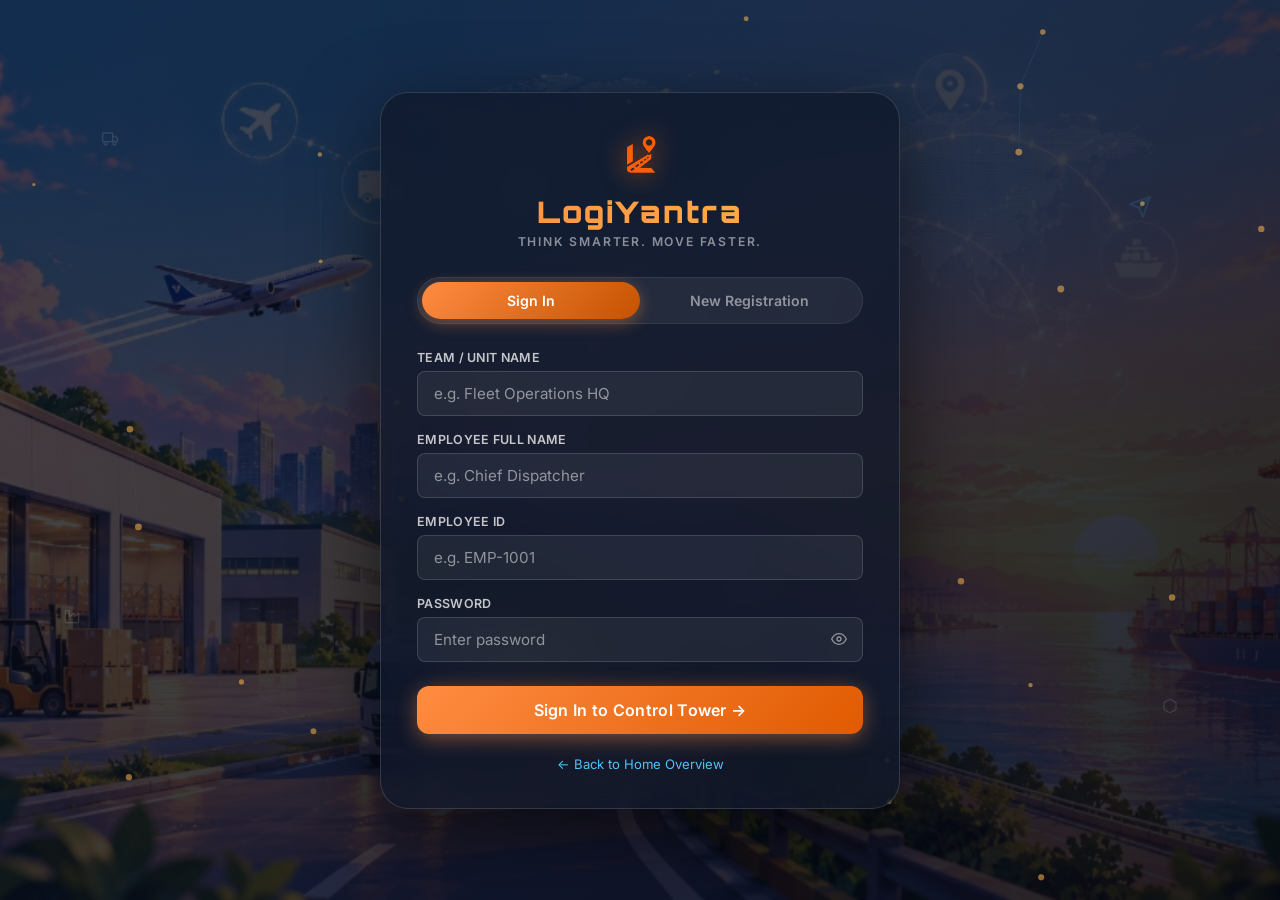
<file: frontend/html/login.html>
<!DOCTYPE html>
<html lang="en">
<head>
  <meta charset="UTF-8"/>
  <meta name="viewport" content="width=device-width, initial-scale=1.0"/>
  <title>Login & Registration — LogiYantra</title>
  <link rel="stylesheet" href="../css/styles.css"/>
  <style>
    /* Full-screen background */
    body {
      display: flex;
      align-items: center;
      justify-content: center;
      min-height: 100vh;
      overflow-x: hidden;
      padding: 30px 16px;
    }

    .login-bg {
      position: fixed; inset: 0; z-index: -2;
      background-image: url('../assets/bg1.jpg');
      background-size: cover;
      background-position: center 35%;
      animation: kenBurns 20s ease-in-out infinite alternate;
    }
    @keyframes kenBurns {
      0%   { transform: scale(1.04) translate(0, 0); }
      100% { transform: scale(1.10) translate(1%, -1%); }
    }
    .login-overlay {
      position: fixed; inset: 0; z-index: -1;
      background: linear-gradient(135deg,
        rgba(5,8,20,0.72) 0%,
        rgba(10,15,30,0.80) 50%,
        rgba(5,8,20,0.88) 100%
      );
    }

    /* Particle canvas */
    #net-bg { position: fixed; inset: 0; z-index: 0; pointer-events: none; }

    /* Login card container */
    .login-wrapper {
      position: relative;
      z-index: 10;
      width: 100%;
      max-width: 520px;
      margin: auto;
      animation: fadeInUp 0.8s ease both;
    }
    .login-card {
      background: rgba(15, 23, 42, 0.75);
      backdrop-filter: blur(28px);
      -webkit-backdrop-filter: blur(28px);
      border: 1px solid rgba(255,255,255,0.14);
      border-radius: 28px;
      padding: 40px 36px 36px;
      box-shadow: 0 24px 80px rgba(0,0,0,0.60);
    }

    /* Brand header */
    .login-brand {
      text-align: center;
      margin-bottom: 28px;
    }
    .login-logo {
      font-family: 'Orbitron', sans-serif;
      font-size: 1.85rem;
      font-weight: 900;
      letter-spacing: 2px;
      background: linear-gradient(90deg, var(--brand-orange), var(--brand-gold));
      -webkit-background-clip: text;
      -webkit-text-fill-color: transparent;
      background-clip: text;
      margin-bottom: 4px;
    }
    .login-sub {
      font-size: 0.76rem;
      color: var(--text-muted);
      letter-spacing: 1.8px;
      text-transform: uppercase;
      font-weight: 600;
    }

    /* Tab switcher */
    .tab-group {
      display: flex;
      background: rgba(255,255,255,0.06);
      border-radius: 50px;
      padding: 4px;
      margin-bottom: 26px;
      border: 1px solid rgba(255,255,255,0.08);
    }
    .tab-btn {
      flex: 1;
      padding: 10px 16px;
      border: none;
      border-radius: 50px;
      background: transparent;
      color: var(--text-muted);
      font-size: 0.88rem;
      font-weight: 600;
      cursor: pointer;
      transition: all 0.25s ease;
      font-family: 'Inter', sans-serif;
    }
    .tab-btn.active {
      background: linear-gradient(135deg, var(--brand-orange), #c45200);
      color: #fff;
      box-shadow: 0 4px 16px rgba(255,140,66,0.40);
    }

    /* Form Fields */
    .form-group {
      margin-bottom: 16px;
      display: flex;
      flex-direction: column;
      gap: 6px;
    }
    .form-label {
      font-size: 0.78rem;
      font-weight: 600;
      color: var(--text-secondary);
      letter-spacing: 0.3px;
    }
    .input-wrapper {
      position: relative;
      display: flex;
      align-items: center;
    }
    .input-wrapper .form-control {
      padding-right: 44px;
    }
    .toggle-pwd-btn {
      position: absolute;
      right: 12px;
      background: none;
      border: none;
      color: var(--text-muted);
      cursor: pointer;
      font-size: 1.15rem;
      display: flex;
      align-items: center;
      justify-content: center;
      transition: color 0.2s ease;
      padding: 4px;
    }
    .toggle-pwd-btn:hover {
      color: var(--brand-gold);
    }

    /* Company Authorization Key Card (exact match with user image specification) */
    .company-auth-box {
      background: rgba(25, 20, 10, 0.45);
      border: 1px dashed rgba(255, 179, 71, 0.45);
      border-radius: 14px;
      padding: 18px 18px 16px;
      margin: 18px 0 22px;
      backdrop-filter: blur(10px);
    }
    .company-auth-header {
      display: flex;
      justify-content: space-between;
      align-items: center;
      margin-bottom: 10px;
    }
    .company-auth-title {
      font-size: 0.84rem;
      font-weight: 700;
      color: var(--brand-gold);
      letter-spacing: 0.3px;
    }
    .company-auth-badge {
      font-size: 0.72rem;
      color: rgba(255, 179, 71, 0.85);
      font-weight: 500;
    }
    .company-auth-input {
      background: rgba(10, 15, 28, 0.80);
      border: 1px solid rgba(255, 179, 71, 0.30);
      border-radius: 8px;
      color: #fff;
      padding: 12px 14px;
      font-size: 0.88rem;
      width: 100%;
      outline: none;
      transition: border 0.2s ease;
    }
    .company-auth-input:focus {
      border-color: var(--brand-orange);
      box-shadow: 0 0 0 3px rgba(255,140,66,0.15);
    }
    .company-auth-notice {
      display: flex;
      align-items: flex-start;
      gap: 8px;
      margin-top: 10px;
      font-size: 0.75rem;
      color: rgba(255, 255, 255, 0.65);
      line-height: 1.45;
    }
    .company-auth-notice .shield-icon {
      font-size: 0.95rem;
      color: #4FC3F7;
      flex-shrink: 0;
      margin-top: 1px;
    }

    /* Submit Button with image gold style */
    .btn-company-auth {
      background: linear-gradient(135deg, #FFB347 0%, #FF8C42 100%);
      color: #0b0f19;
      font-weight: 800;
      font-size: 0.98rem;
      padding: 15px 24px;
      border-radius: 12px;
      width: 100%;
      border: none;
      cursor: pointer;
      box-shadow: 0 6px 24px rgba(255, 179, 71, 0.35);
      transition: all 0.3s ease;
      display: flex;
      align-items: center;
      justify-content: center;
      gap: 10px;
      font-family: 'Inter', sans-serif;
    }
    .btn-company-auth:hover {
      transform: translateY(-2px);
      box-shadow: 0 10px 30px rgba(255, 179, 71, 0.55);
      color: #000;
    }

    /* Floating icons */
    .floating-icons {
      position: fixed; inset: 0; z-index: 1; pointer-events: none; overflow: hidden;
    }
    .fi {
      position: absolute; font-size: 2.2rem; opacity: 0.12; animation: float 6s ease-in-out infinite;
    }
    .fi:nth-child(1) { top: 12%; left: 8%;  animation-duration: 7s; }
    .fi:nth-child(2) { top: 20%; right: 10%; animation-duration: 5.5s; animation-delay: 0.5s; }
    .fi:nth-child(3) { top: 65%; left: 5%;  animation-duration: 8s;   animation-delay: 1s; }
    .fi:nth-child(4) { top: 75%; right: 8%; animation-duration: 6s;   animation-delay: 1.5s; }

    /* Key helper tip */
    .key-hint {
      margin-top: 8px;
      font-size: 0.72rem;
      color: var(--brand-sky);
      cursor: pointer;
      text-decoration: underline;
    }
  </style>
</head>
<body>
  <div class="login-bg"></div>
  <div class="login-overlay"></div>
  <canvas id="net-bg"></canvas>

  <div class="floating-icons">
    <div class="fi"><svg class="ui-icon" viewBox="0 0 24 24"><rect x="1" y="3" width="15" height="13"/><polygon points="16 8 20 8 23 11 23 16 16 16 16 8"/><circle cx="5.5" cy="18.5" r="2.5"/><circle cx="18.5" cy="18.5" r="2.5"/></svg></div>
    <div class="fi"><svg class="ui-icon" style="width:24px;height:24px;stroke:var(--brand-sky)" viewBox="0 0 24 24"><path d="M22 2L11 13"/><path d="M22 2l-7 20-4-9-9-4 20-7z"/></svg></div>
    <div class="fi"><svg class="ui-icon" viewBox="0 0 24 24"><path d="M2 20a2 2 0 0 0 2 2h16a2 2 0 0 0 2-2V8l-7 5V8l-7 5V4H2z"/></svg></div>
    <div class="fi"><svg class="ui-icon" viewBox="0 0 24 24"><path d="M21 16V8a2 2 0 0 0-1-1.73l-7-4a2 2 0 0 0-2 0l-7 4A2 2 0 0 0 3 8v8a2 2 0 0 0 1 1.73l7 4a2 2 0 0 0 2 0l7-4A2 2 0 0 0 21 16z"/></svg></div>
  </div>

  <div class="login-wrapper">
    <div class="login-card">

      <!-- Brand -->
      <div class="login-brand">
        <img src="../assets/logiyantra_logo.png" alt="LogiYantra Logo" style="width: 48px; height: 48px; object-fit: contain; margin-bottom: 8px; filter: drop-shadow(0 0 12px rgba(255, 106, 0, 0.60));">
        <div class="login-logo">Logi<span style="color:var(--brand-sky)">Yantra</span></div>
        <div class="login-sub">Think Smarter. Move Faster.</div>
      </div>

      <!-- Tabs -->
      <div class="tab-group">
        <button class="tab-btn active" id="tab-login" onclick="switchTab('login')">Sign In</button>
        <button class="tab-btn" id="tab-register" onclick="switchTab('register')">New Registration</button>
      </div>

      <!-- ================= SIGN IN FORM ================= -->
      <form id="loginForm" onsubmit="handleLogin(event)">
        <div class="form-group">
          <label class="form-label">Team / Unit Name</label>
          <input class="form-control" id="login-unit" type="text" placeholder="e.g. Fleet Operations HQ" required autocomplete="organization"/>
        </div>

        <div class="form-group">
          <label class="form-label">Employee Full Name</label>
          <input class="form-control" id="login-name" type="text" placeholder="e.g. Chief Dispatcher" required autocomplete="name"/>
        </div>

        <div class="form-group">
          <label class="form-label">Employee ID</label>
          <input class="form-control" id="login-empid" type="text" placeholder="e.g. EMP-1001" required autocomplete="username"/>
        </div>

        <div class="form-group">
          <label class="form-label">Password</label>
          <div class="input-wrapper">
            <input class="form-control" id="login-pass" type="password" placeholder="Enter password" required autocomplete="current-password"/>
            <button type="button" class="toggle-pwd-btn" onclick="togglePasswordVisibility('login-pass', this)" title="Toggle view"><svg class="ui-icon" viewBox="0 0 24 24"><path d="M1 12s4-8 11-8 11 8 11 8-4 8-11 8-11-8-11-8z"/><circle cx="12" cy="12" r="3"/></svg></button>
          </div>
        </div>

        <button type="submit" class="btn btn-primary" style="width:100%;justify-content:center;padding:14px;font-size:1rem;border-radius:12px;margin-top:8px;">
          Sign In to Control Tower →
        </button>
      </form>

      <!-- ================= REGISTRATION FORM ================= -->
      <form id="registerForm" style="display:none" onsubmit="handleRegister(event)">
        <div class="form-group">
          <label class="form-label">Team / Unit Name</label>
          <input class="form-control" id="reg-unit" type="text" placeholder="e.g. Express Dispatch Division" required/>
        </div>

        <div class="form-group">
          <label class="form-label">Employee Full Name</label>
          <input class="form-control" id="reg-name" type="text" placeholder="e.g. Samantha Vance" required/>
        </div>

        <div class="form-group">
          <label class="form-label">Employee ID</label>
          <input class="form-control" id="reg-empid" type="text" placeholder="e.g. EMP-2408" required/>
        </div>

        <div class="form-group">
          <label class="form-label">Operational Role</label>
          <select class="form-control" id="reg-role" required>
            <option value="Fleet Operations Controller">Fleet Operations Controller</option>
            <option value="Logistics Intelligence Analyst">Logistics Intelligence Analyst</option>
            <option value="Warehouse Flow Supervisor">Warehouse Flow Supervisor</option>
            <option value="Supply Chain Planner">Supply Chain Planner</option>
            <option value="Autonomous Decision Auditor">Autonomous Decision Auditor</option>
          </select>
        </div>

        <div class="form-group">
          <label class="form-label">Create Secure Password</label>
          <div class="input-wrapper">
            <input class="form-control" id="reg-pass" type="password" placeholder="Create strong password" required/>
            <button type="button" class="toggle-pwd-btn" onclick="togglePasswordVisibility('reg-pass', this)" title="Toggle view"><svg class="ui-icon" viewBox="0 0 24 24"><path d="M1 12s4-8 11-8 11 8 11 8-4 8-11 8-11-8-11-8z"/><circle cx="12" cy="12" r="3"/></svg></button>
          </div>
        </div>

        <!-- Matching the exact visual card from user's uploaded reference image -->
        <div class="company-auth-box">
          <div class="company-auth-header">
            <span class="company-auth-title">Company Authorization Key</span>
            <span class="company-auth-badge">(For Instant Approval)</span>
          </div>
          <input class="company-auth-input" id="reg-company-key" type="password" placeholder="Enter Company Key (required for registration)" required/>
          <div class="company-auth-notice">
            <span class="shield-icon"><svg class="ui-icon" viewBox="0 0 24 24"><path d="M12 22s8-4 8-10V5l-8-3-8 3v7c0 6 8 10 8 10z"/></svg></span>
            <span>Accounts with a verified Company Key are activated immediately. Without a key or if key does not match company records, new registration is blocked.</span>
          </div>
          <div class="key-hint" onclick="fillDemoKey()"><span class="ui-icon" style="margin-right:4px;"><svg class="ui-icon" viewBox="0 0 24 24"><circle cx="12" cy="12" r="10"/><circle cx="12" cy="12" r="6"/><circle cx="12" cy="12" r="2"/></svg></span> Paste demo company key: LOGIYANTRA-AUTH-2026-Cntrl</div>
        </div>

        <button type="submit" class="btn-company-auth">
          Submit for Company Authorization
        </button>
      </form>

      <div id="login-msg" style="margin-top:16px;"></div>

      <div class="login-footer" style="text-align:center;margin-top:22px;font-size:0.82rem;color:var(--text-muted);">
        <a href="/" style="color:var(--brand-sky);text-decoration:none;">← Back to Home Overview</a>
      </div>

    </div>
  </div>

  <script>
    function togglePasswordVisibility(fieldId, btn) {
      const input = document.getElementById(fieldId);
      if (!input) return;
      if (input.type === 'password') {
        input.type = 'text';
        btn.innerHTML = '<svg class="ui-icon" viewBox="0 0 24 24"><rect x="3" y="11" width="18" height="11" rx="2" ry="2"/><path d="M7 11V7a5 5 0 0 1 10 0v4"/></svg>';
        btn.title = 'Hide password';
      } else {
        input.type = 'password';
        btn.innerHTML = '<svg class="ui-icon" viewBox="0 0 24 24"><path d="M1 12s4-8 11-8 11 8 11 8-4 8-11 8-11-8-11-8z"/><circle cx="12" cy="12" r="3"/></svg>';
        btn.title = 'Show password';
      }
    }

    function fillDemoKey() {
      const el = document.getElementById('reg-company-key');
      if (el) {
        el.value = 'LOGIYANTRA-AUTH-2026-Cntrl';
        el.type = 'text';
      }
    }

    function switchTab(tab) {
      document.getElementById('loginForm').style.display    = tab === 'login'    ? '' : 'none';
      document.getElementById('registerForm').style.display = tab === 'register' ? '' : 'none';
      document.getElementById('tab-login').classList.toggle('active', tab === 'login');
      document.getElementById('tab-register').classList.toggle('active', tab === 'register');
      setMsg('', '');
    }

    function setMsg(text, type) {
      const el = document.getElementById('login-msg');
      if (!text) { el.innerHTML = ''; return; }
      const cls = type === 'ok' ? 'alert alert-success' : 'alert alert-error';
      el.innerHTML = `<div class="${cls}">${text}</div>`;
    }

    async function handleLogin(e) {
      e.preventDefault();
      const payload = {
        unit_name: document.getElementById('login-unit').value.trim(),
        full_name: document.getElementById('login-name').value.trim(),
        employee_id: document.getElementById('login-empid').value.trim(),
        password: document.getElementById('login-pass').value
      };

      setMsg('Validating credentials…', 'ok');

      try {
        const res = await fetch('/api/auth/login', {
          method: 'POST',
          headers: { 'Content-Type': 'application/json' },
          body: JSON.stringify(payload)
        }).then(r => r.json());

        if (!res.success) {
          setMsg(res.error || 'Authentication failed.', 'err');
          return;
        }

        localStorage.setItem('ly_user', JSON.stringify({
          name: res.user.full_name,
          employee_id: res.user.employee_id,
          unit_name: res.user.unit_name,
          role: res.user.role,
          loggedIn: true
        }));

        setMsg('Signed in successfully. Entering Control Tower…', 'ok');
        const returnTo = sessionStorage.getItem('ly_return_to') || '/dashboard.html';
        sessionStorage.removeItem('ly_return_to');
        setTimeout(() => { window.location.href = returnTo; }, 800);
      } catch (err) {
        setMsg('Login request failed: ' + err.message, 'err');
      }
    }

    async function handleRegister(e) {
      e.preventDefault();
      const companyKey = document.getElementById('reg-company-key').value.trim();

      if (!companyKey) {
        setMsg('Company Authorization Key is strictly required for registration.', 'err');
        return;
      }

      const payload = {
        unit_name: document.getElementById('reg-unit').value.trim(),
        full_name: document.getElementById('reg-name').value.trim(),
        employee_id: document.getElementById('reg-empid').value.trim(),
        role: document.getElementById('reg-role').value,
        password: document.getElementById('reg-pass').value,
        company_key: companyKey
      };

      setMsg('Verifying company authorization key with headquarters…', 'ok');

      try {
        const res = await fetch('/api/auth/register', {
          method: 'POST',
          headers: { 'Content-Type': 'application/json' },
          body: JSON.stringify(payload)
        }).then(r => r.json());

        if (!res.success) {
          setMsg('⛔ ' + (res.error || 'Registration rejected.'), 'err');
          return;
        }

        // Do not auto-login: switch to Sign In tab so credentials must be entered to access
        setMsg('Registration successful & company authorized! Please sign in with your credentials to access the Control Tower.', 'ok');

        // Pre-populate Sign In fields with registered details for convenience
        document.getElementById('login-unit').value = res.user.unit_name;
        document.getElementById('login-name').value = res.user.full_name;
        document.getElementById('login-empid').value = res.user.employee_id;
        document.getElementById('login-pass').value = '';

        // Reset registration form
        document.getElementById('registerForm').reset();

        // Switch tab to Sign In after brief delay
        setTimeout(() => {
          switchTab('login');
          setMsg('Account activated. Please enter your password to sign in.', 'ok');
          document.getElementById('login-pass').focus();
        }, 1200);
      } catch (err) {
        setMsg('Registration request failed: ' + err.message, 'err');
      }
    }
  </script>

  <script>
    // Particle network background
    (function () {
      const c = document.getElementById('net-bg');
      if (!c) return;
      const ctx = c.getContext('2d');
      let W, H, pts;
      function resize() {
        W = c.width = window.innerWidth;
        H = c.height = window.innerHeight;
        pts = Array.from({length:32}, () => ({
          x: Math.random()*W, y: Math.random()*H,
          vx:(Math.random()-0.5)*0.3, vy:(Math.random()-0.5)*0.3,
          r: 1.5+Math.random()*2
        }));
      }
      function draw() {
        ctx.clearRect(0,0,W,H);
        pts.forEach(p => {
          p.x+=p.vx; p.y+=p.vy;
          if(p.x<0||p.x>W) p.vx*=-1;
          if(p.y<0||p.y>H) p.vy*=-1;
          ctx.beginPath();
          ctx.arc(p.x,p.y,p.r,0,Math.PI*2);
          ctx.fillStyle='rgba(255,183,77,0.55)';
          ctx.fill();
        });
        for(let i=0;i<pts.length;i++)
          for(let j=i+1;j<pts.length;j++){
            const dx=pts[i].x-pts[j].x, dy=pts[i].y-pts[j].y;
            const d=Math.sqrt(dx*dx+dy*dy);
            if(d<140){
              ctx.beginPath();
              ctx.moveTo(pts[i].x,pts[i].y);
              ctx.lineTo(pts[j].x,pts[j].y);
              ctx.strokeStyle=`rgba(79,195,247,${(1-d/140)*0.25})`;
              ctx.lineWidth=0.7;
              ctx.stroke();
            }
          }
        requestAnimationFrame(draw);
      }
      resize(); draw();
      window.addEventListener('resize', resize);
    })();
  </script>
</body>
</html>
</file>
<file: frontend/css/styles.css>
/* ==========================================================================
   LOGIYANTRA — Global Design System
   Think Smarter. Move Faster.
   ========================================================================== */

@import url('https://fonts.googleapis.com/css2?family=Inter:wght@300;400;500;600;700;800;900&family=Orbitron:wght@700;900&display=swap');

/* ---------- CSS Variables ---------- */
:root {
  /* Brand Colors (pulled from hero sunset palette) */
  --brand-orange:   #FF8C42;
  --brand-gold:     #FFB347;
  --brand-sky:      #4FC3F7;
  --brand-blue:     #1565C0;
  --brand-purple:   #7B61FF;
  --brand-teal:     #26C6DA;

  /* Glassmorphism */
  --glass-bg:       rgba(255,255,255,0.08);
  --glass-border:   rgba(255,255,255,0.18);
  --glass-shadow:   0 8px 32px rgba(0,0,0,0.35);
  --glass-blur:     blur(18px);

  /* Glass dark */
  --glass-dark:     rgba(10,15,30,0.55);
  --glass-dark-border: rgba(255,255,255,0.10);

  /* Text */
  --text-primary:   #FFFFFF;
  --text-secondary: rgba(255,255,255,0.75);
  --text-muted:     rgba(255,255,255,0.50);

  /* Status */
  --success: #4CAF50;
  --warning: #FFC107;
  --danger:  #F44336;
  --info:    #2196F3;

  /* Spacing */
  --radius-sm:  8px;
  --radius-md:  16px;
  --radius-lg:  24px;
  --radius-xl:  36px;

  /* Transitions */
  --transition-fast:   0.2s ease;
  --transition-base:   0.35s cubic-bezier(0.4, 0, 0.2, 1);
  --transition-slow:   0.6s cubic-bezier(0.4, 0, 0.2, 1);
}

/* ---------- Reset ---------- */
*, *::before, *::after { box-sizing: border-box; margin: 0; padding: 0; }
html { font-size: 16px; scroll-behavior: smooth; }
body {
  font-family: 'Inter', sans-serif;
  background: #0a0f1e;
  color: var(--text-primary);
  min-height: 100vh;
  overflow-x: hidden;
}

/* ---------- Background Hero System ---------- */
.page-bg {
  position: fixed;
  inset: 0;
  z-index: -2;
  background-image: url('../assets/bg1.jpg');
  background-size: cover;
  background-position: center 30%;
  background-attachment: fixed;
  will-change: transform;
}
.page-bg::after {
  content: '';
  position: absolute;
  inset: 0;
  background: linear-gradient(
    180deg,
    rgba(10, 15, 30, 0.45) 0%,
    rgba(10, 15, 30, 0.60) 50%,
    rgba(10, 15, 30, 0.85) 100%
  );
}

/* ---------- Glassmorphism Card ---------- */
.glass-card {
  background: var(--glass-bg);
  backdrop-filter: var(--glass-blur);
  -webkit-backdrop-filter: var(--glass-blur);
  border: 1px solid var(--glass-border);
  border-radius: var(--radius-lg);
  box-shadow: var(--glass-shadow);
}
.glass-card-dark {
  background: var(--glass-dark);
  backdrop-filter: var(--glass-blur);
  -webkit-backdrop-filter: var(--glass-blur);
  border: 1px solid var(--glass-dark-border);
  border-radius: var(--radius-lg);
  box-shadow: var(--glass-shadow);
}

/* ---------- Gradient Text ---------- */
.gradient-text {
  background: linear-gradient(135deg, var(--brand-orange), var(--brand-gold), var(--brand-sky));
  -webkit-background-clip: text;
  -webkit-text-fill-color: transparent;
  background-clip: text;
}
.gradient-text-blue {
  background: linear-gradient(135deg, var(--brand-sky), var(--brand-purple));
  -webkit-background-clip: text;
  -webkit-text-fill-color: transparent;
  background-clip: text;
}

/* ---------- Buttons ---------- */
.btn {
  display: inline-flex;
  align-items: center;
  gap: 8px;
  padding: 12px 28px;
  border-radius: 50px;
  border: none;
  cursor: pointer;
  font-family: 'Inter', sans-serif;
  font-weight: 600;
  font-size: 0.95rem;
  letter-spacing: 0.3px;
  text-decoration: none;
  transition: all var(--transition-base);
  position: relative;
  overflow: hidden;
}
.btn::before {
  content: '';
  position: absolute;
  inset: 0;
  background: rgba(255,255,255,0);
  transition: background var(--transition-fast);
}
.btn:hover::before { background: rgba(255,255,255,0.1); }

.btn-primary {
  background: linear-gradient(135deg, var(--brand-orange), #e05a00);
  color: #fff;
  box-shadow: 0 4px 20px rgba(255,140,66,0.45);
}
.btn-primary:hover {
  transform: translateY(-2px);
  box-shadow: 0 8px 30px rgba(255,140,66,0.60);
}

.btn-secondary {
  background: var(--glass-bg);
  backdrop-filter: blur(12px);
  border: 1px solid var(--glass-border);
  color: var(--text-primary);
}
.btn-secondary:hover {
  background: rgba(255,255,255,0.15);
  transform: translateY(-2px);
}

.btn-glow {
  background: linear-gradient(135deg, var(--brand-purple), var(--brand-sky));
  color: #fff;
  box-shadow: 0 4px 20px rgba(123,97,255,0.45);
}
.btn-glow:hover {
  transform: translateY(-2px);
  box-shadow: 0 8px 30px rgba(123,97,255,0.65);
}

/* ---------- Navbar ---------- */
.navbar {
  position: fixed;
  top: 0; left: 0; right: 0;
  z-index: 1000;
  display: flex;
  align-items: center;
  justify-content: space-between;
  padding: 0 40px;
  height: 68px;
  background: rgba(10, 15, 30, 0.70);
  backdrop-filter: blur(20px);
  -webkit-backdrop-filter: blur(20px);
  border-bottom: 1px solid rgba(255,255,255,0.08);
}
.navbar-brand {
  font-family: 'Orbitron', sans-serif;
  font-weight: 900;
  font-size: 1.3rem;
  letter-spacing: 2px;
  text-decoration: none;
  display: inline-flex;
  align-items: center;
  gap: 10px;
  background: linear-gradient(90deg, var(--brand-orange), var(--brand-gold));
  -webkit-background-clip: text;
  -webkit-text-fill-color: transparent;
  background-clip: text;
}
.brand-logo-img {
  width: 28px;
  height: 28px;
  object-fit: contain;
  vertical-align: middle;
  filter: drop-shadow(0 0 8px rgba(255, 106, 0, 0.45));
}
.navbar-nav {
  display: flex;
  align-items: center;
  gap: 4px;
  list-style: none;
}
.navbar-nav a {
  color: var(--text-secondary);
  text-decoration: none;
  padding: 8px 16px;
  border-radius: 50px;
  font-size: 0.88rem;
  font-weight: 500;
  transition: all var(--transition-fast);
}
.navbar-nav a:hover, .navbar-nav a.active {
  color: var(--text-primary);
  background: rgba(255,255,255,0.10);
}
.navbar-nav a.active {
  background: linear-gradient(135deg, rgba(255,140,66,0.25), rgba(79,195,247,0.20));
  color: var(--brand-gold);
}

/* ---------- Status Badge ---------- */
.badge {
  display: inline-flex;
  align-items: center;
  gap: 5px;
  padding: 4px 12px;
  border-radius: 50px;
  font-size: 0.75rem;
  font-weight: 600;
  letter-spacing: 0.5px;
}
.badge-success { background: rgba(76,175,80,0.20); color: #81C784; border: 1px solid rgba(76,175,80,0.35); }
.badge-warning { background: rgba(255,193,7,0.20); color: #FFD54F; border: 1px solid rgba(255,193,7,0.35); }
.badge-danger  { background: rgba(244,67,54,0.20); color: #EF9A9A; border: 1px solid rgba(244,67,54,0.35); }
.badge-info    { background: rgba(33,150,243,0.20); color: #90CAF9; border: 1px solid rgba(33,150,243,0.35); }
.badge-orange  { background: rgba(255,140,66,0.20); color: var(--brand-orange); border: 1px solid rgba(255,140,66,0.35); }

.pulse-dot {
  width: 7px; height: 7px;
  border-radius: 50%;
  background: currentColor;
  animation: pulse 1.8s infinite;
}

/* ---------- Form Elements ---------- */
.form-group { display: flex; flex-direction: column; gap: 6px; margin-bottom: 20px; }
.form-label { font-size: 0.82rem; font-weight: 600; color: var(--text-secondary); letter-spacing: 0.4px; text-transform: uppercase; }
.form-control {
  background: rgba(255,255,255,0.06);
  border: 1px solid rgba(255,255,255,0.14);
  border-radius: var(--radius-sm);
  color: var(--text-primary);
  padding: 12px 16px;
  font-family: 'Inter', sans-serif;
  font-size: 0.95rem;
  transition: all var(--transition-fast);
  outline: none;
  width: 100%;
}
.form-control:focus {
  border-color: var(--brand-orange);
  background: rgba(255,255,255,0.10);
  box-shadow: 0 0 0 3px rgba(255,140,66,0.15);
}
.form-control::placeholder { color: var(--text-muted); }
select.form-control option { background: #1a2035; color: #fff; }

/* ---------- Loading Spinner ---------- */
.spinner {
  width: 36px; height: 36px;
  border: 3px solid rgba(255,255,255,0.12);
  border-top-color: var(--brand-orange);
  border-radius: 50%;
  animation: spin 0.9s linear infinite;
  margin: 0 auto;
}

/* ---------- Keyframes ---------- */
@keyframes spin {
  to { transform: rotate(360deg); }
}
@keyframes pulse {
  0%, 100% { opacity: 1; transform: scale(1); }
  50% { opacity: 0.5; transform: scale(0.85); }
}
@keyframes fadeInUp {
  from { opacity: 0; transform: translateY(28px); }
  to   { opacity: 1; transform: translateY(0); }
}
@keyframes fadeInDown {
  from { opacity: 0; transform: translateY(-20px); }
  to   { opacity: 1; transform: translateY(0); }
}
@keyframes fadeIn {
  from { opacity: 0; }
  to   { opacity: 1; }
}
@keyframes float {
  0%, 100% { transform: translateY(0px); }
  50% { transform: translateY(-12px); }
}
@keyframes shimmer {
  0%   { background-position: -200% center; }
  100% { background-position:  200% center; }
}
@keyframes glow {
  0%, 100% { box-shadow: 0 0 12px rgba(255,140,66,0.35); }
  50%       { box-shadow: 0 0 28px rgba(255,140,66,0.70); }
}
@keyframes slideInLeft {
  from { opacity: 0; transform: translateX(-30px); }
  to   { opacity: 1; transform: translateX(0); }
}
@keyframes scaleIn {
  from { opacity: 0; transform: scale(0.88); }
  to   { opacity: 1; transform: scale(1); }
}

/* ---------- Animation Utility Classes ---------- */
.anim-fade-up   { animation: fadeInUp  0.6s ease both; }
.anim-fade-down { animation: fadeInDown 0.5s ease both; }
.anim-fade      { animation: fadeIn    0.5s ease both; }
.anim-scale     { animation: scaleIn   0.5s ease both; }
.anim-float     { animation: float 4s ease-in-out infinite; }

.delay-1 { animation-delay: 0.10s; }
.delay-2 { animation-delay: 0.20s; }
.delay-3 { animation-delay: 0.35s; }
.delay-4 { animation-delay: 0.50s; }
.delay-5 { animation-delay: 0.65s; }

/* ---------- Scrollbar ---------- */
::-webkit-scrollbar { width: 6px; }
::-webkit-scrollbar-track { background: rgba(255,255,255,0.03); }
::-webkit-scrollbar-thumb { background: rgba(255,255,255,0.18); border-radius: 6px; }
::-webkit-scrollbar-thumb:hover { background: var(--brand-orange); }

/* ---------- Page Wrapper ---------- */
.page-wrapper {
  min-height: 100vh;
  padding-top: 68px;
}

/* ---------- Section / Container ---------- */
.container { max-width: 1280px; margin: 0 auto; padding: 0 24px; }
.section { padding: 60px 0; }

/* ---------- Result / Response Box ---------- */
.result-box {
  background: rgba(10,15,30,0.70);
  backdrop-filter: blur(16px);
  border: 1px solid rgba(255,255,255,0.10);
  border-radius: var(--radius-md);
  padding: 24px;
  margin-top: 20px;
  animation: fadeInUp 0.4s ease;
}
.result-box pre {
  font-family: 'Courier New', monospace;
  font-size: 0.82rem;
  color: var(--brand-sky);
  white-space: pre-wrap;
  word-break: break-all;
}

/* ---------- Alert Message ---------- */
.alert {
  padding: 14px 18px;
  border-radius: var(--radius-sm);
  font-size: 0.88rem;
  font-weight: 500;
  display: flex;
  align-items: flex-start;
  gap: 10px;
  animation: fadeIn 0.3s ease;
}
.alert-success { background: rgba(76,175,80,0.15); border: 1px solid rgba(76,175,80,0.30); color: #81C784; }
.alert-error   { background: rgba(244,67,54,0.15); border: 1px solid rgba(244,67,54,0.30); color: #EF9A9A; }
.alert-warning { background: rgba(255,193,7,0.15); border: 1px solid rgba(255,193,7,0.30); color: #FFD54F; }
.alert-info    { background: rgba(33,150,243,0.15); border: 1px solid rgba(33,150,243,0.30); color: #90CAF9; }

/* ---------- Stat Card ---------- */
.stat-card {
  padding: 24px;
  text-align: center;
  transition: transform var(--transition-base), box-shadow var(--transition-base);
}
.stat-card:hover {
  transform: translateY(-6px);
  box-shadow: 0 20px 50px rgba(0,0,0,0.40);
}
.stat-value {
  font-size: 2.2rem;
  font-weight: 800;
  font-family: 'Orbitron', sans-serif;
  line-height: 1;
  margin-bottom: 6px;
}
.stat-label {
  font-size: 0.78rem;
  font-weight: 600;
  color: var(--text-muted);
  letter-spacing: 0.8px;
  text-transform: uppercase;
}

/* ---------- Divider ---------- */
.divider {
  height: 1px;
  background: linear-gradient(90deg, transparent, rgba(255,255,255,0.15), transparent);
  margin: 24px 0;
}

/* ---------- Responsive ---------- */
@media (max-width: 768px) {
  .navbar { padding: 0 20px; }
  .navbar-brand { font-size: 1rem; }
  .navbar-nav { display: none; }
  .container { padding: 0 16px; }
}


/* ---------- Executive Vector Icons & Status Indicators ---------- */
.nav-svg, .ui-icon {
  width: 16px;
  height: 16px;
  display: inline-block;
  vertical-align: -0.15em;
  stroke: currentColor;
  stroke-width: 2;
  fill: none;
  stroke-linecap: round;
  stroke-linejoin: round;
  flex-shrink: 0;
}
.kpi-icon {
  display: flex !important;
  align-items: center;
  justify-content: center;
}
.kpi-icon svg {
  width: 20px;
  height: 20px;
  stroke: var(--kpi-color, #4FC3F7);
  stroke-width: 2;
  fill: none;
  stroke-linecap: round;
  stroke-linejoin: round;
}
.mod-icon-wrap svg {
  width: 24px;
  height: 24px;
  stroke: #FFFFFF;
  stroke-width: 2;
  fill: none;
  stroke-linecap: round;
  stroke-linejoin: round;
}
.module-icon-lg svg {
  width: 32px;
  height: 32px;
  stroke: var(--brand-orange);
  stroke-width: 2;
  fill: none;
  stroke-linecap: round;
  stroke-linejoin: round;
}
.status-indicator {
  display: inline-block;
  width: 7px;
  height: 7px;
  border-radius: 50%;
  margin-right: 6px;
  vertical-align: 1px;
}
.status-indicator.normal { background: #00E676; box-shadow: 0 0 6px rgba(0, 230, 118, 0.6); }
.status-indicator.alert { background: #FFB74D; box-shadow: 0 0 6px rgba(255, 183, 77, 0.6); }
.status-indicator.critical { background: #EF5350; box-shadow: 0 0 6px rgba(239, 83, 80, 0.6); }
.action-tag {
  display: inline-flex;
  align-items: center;
  padding: 3px 8px;
  border-radius: 6px;
  font-size: 0.65rem;
  font-weight: 800;
  letter-spacing: 0.8px;
  text-transform: uppercase;
}
.action-tag.tag-route { background: rgba(79, 195, 247, 0.15); color: #4FC3F7; border: 1px solid rgba(79, 195, 247, 0.35); }
.action-tag.tag-stock { background: rgba(38, 198, 218, 0.15); color: #26C6DA; border: 1px solid rgba(38, 198, 218, 0.35); }
.action-tag.tag-dock { background: rgba(255, 179, 71, 0.15); color: #FFB347; border: 1px solid rgba(255, 179, 71, 0.35); }
.action-tag.tag-notify { background: rgba(123, 97, 255, 0.15); color: #7B61FF; border: 1px solid rgba(123, 97, 255, 0.35); }
.action-tag.tag-expedite { background: rgba(239, 83, 80, 0.15); color: #EF5350; border: 1px solid rgba(239, 83, 80, 0.35); }
.action-tag.tag-safe { background: rgba(0, 230, 118, 0.15); color: #00E676; border: 1px solid rgba(0, 230, 118, 0.35); }
</file>
